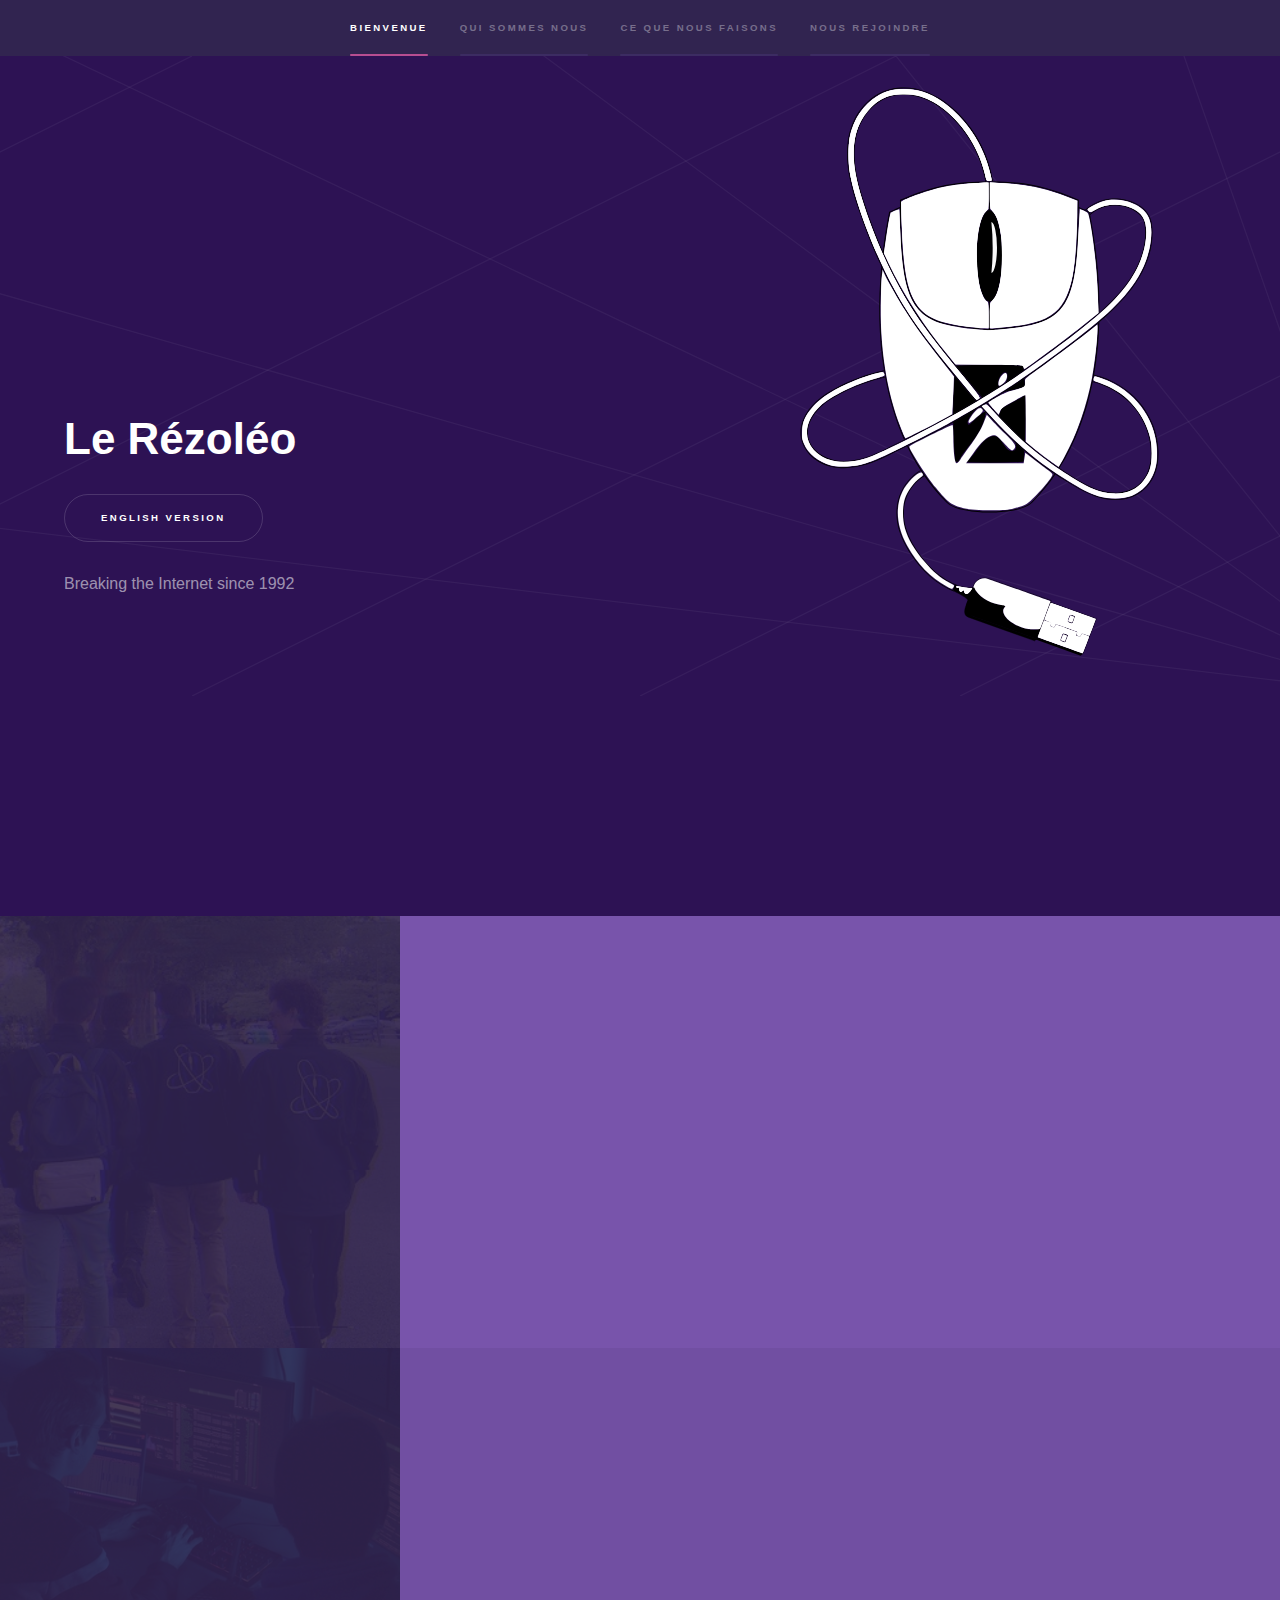
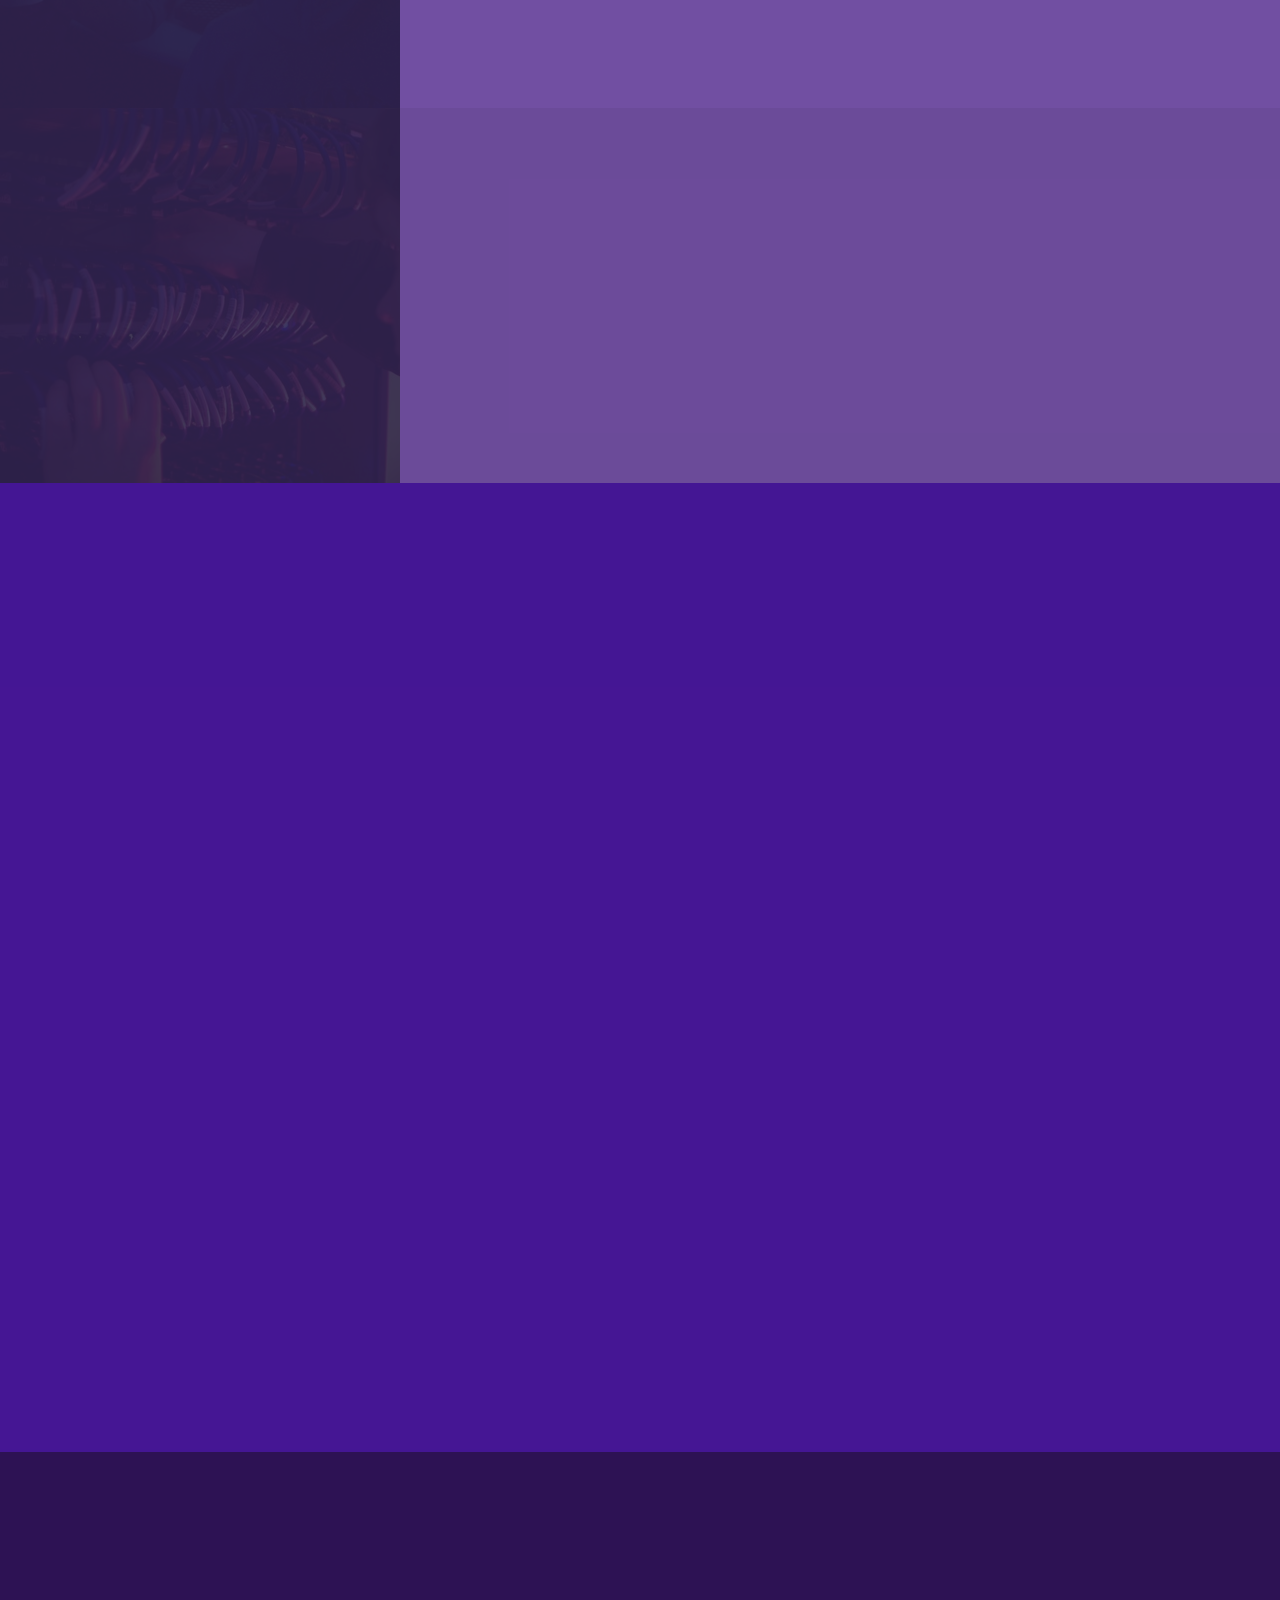
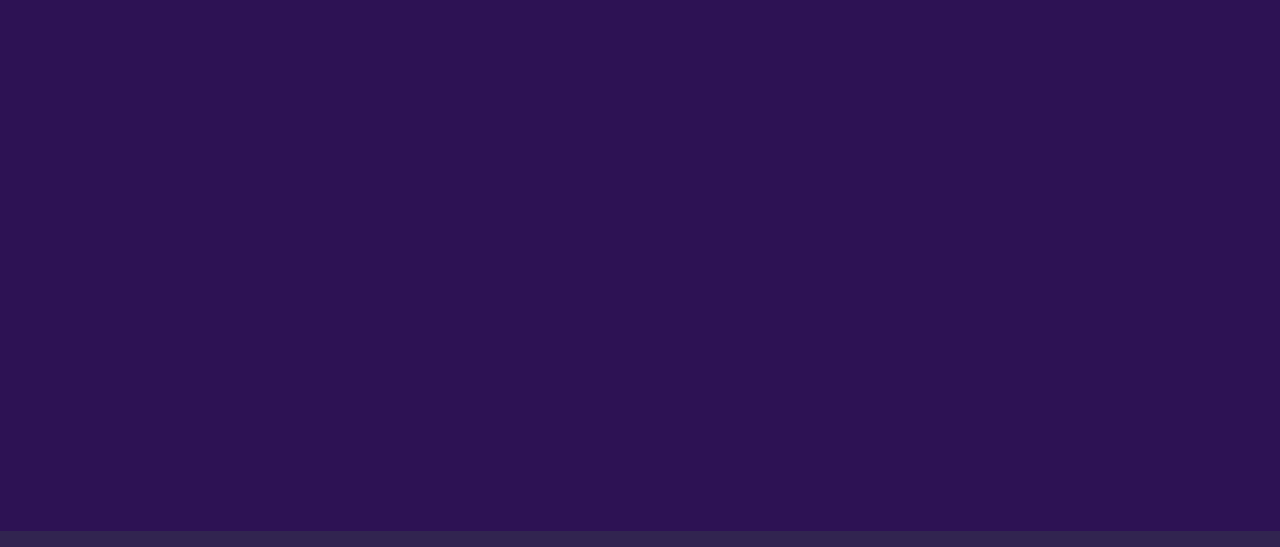
<file: index.html>
<!DOCTYPE HTML>
<!--
	Hyperspace by HTML5 UP
	html5up.net | @ajlkn
	Free for personal and commercial use under the CCA 3.0 license (html5up.net/license)
-->
<html>

<head>
    <title>Le Rézoléo</title>
    <meta charset="utf-8" />
    <meta name="viewport" content="width=device-width, initial-scale=1" />
    <!--[if lte IE 8]><script src="assets/js/ie/html5shiv.js"></script><![endif]-->
    <link rel="stylesheet" href="assets/css/main.css" />
    <!--[if lte IE 9]><link rel="stylesheet" href="assets/css/ie9.css" /><![endif]-->
    <!--[if lte IE 8]><link rel="stylesheet" href="assets/css/ie8.css" /><![endif]-->
</head>

<body>

    <!-- Sidebar -->
    <section id="sidebar">
        <div class="inner">
            <nav>
                <ul>
                    <li><a href="#intro">Bienvenue</a></li>
                    <li><a href="#who_we_are">Qui sommes nous</a></li>
                    <li><a href="#what_we_do">Ce que nous faisons</a></li>
                    <li><a href="#join_us">Nous rejoindre</a></li>
                </ul>
            </nav>
        </div>
    </section>

    <!-- Wrapper -->
    <div id="wrapper">

        <!-- Intro -->
        <section id="intro" class="wrapper style1 fullscreen fade-up">
            <div class="inner">
                <h1>Le Rézoléo</h1>
                <a href="./index_En.html" class="button scrolly">English version</a>
                <br>
                <br>Breaking the Internet since 1992
            </div>
        </section>

        <!-- Who we are -->
        <section id="who_we_are" class="wrapper style2 spotlights">
            <section>
                <a href="#" class="image"><img src="images/image_groupe_glitch.jpg" alt="" data-position="center center" /></a>
                <div class="content">
                    <div class="inner">
                        <h2>Qui nous sommes</h2>
                        <p>Rézoléo est l'association Loi 1901 qui administre le réseau internet à la résidence Léonard de Vinci. Ses membres sont des élèves de Centrale Lille Institut bénévoles. Longtemps rattaché à l'école, le Rézoléo est devenu indépendant en 2017, et est depuis un Fournisseur d'Accès Internet Associatif officiel. L'association propose de nombreux services à tous les élèves de l'institut et aux autres associations, ainsi que de nombreuses formations à destination de ses membres.</p>
                        <ul class="actions">
                            <li><a href="https://poly.rezoleo.fr/doku.php?id=public:histoire_public" class="button">En savoir plus</a></li>
                        </ul>
                    </div>
                </div>
            </section>
            <section>
                <a href="#" class="image"><img src="images/image_dark.jpg" alt="" data-position="top center" /></a>
                <div class="content">
                    <div class="inner">
                        <h2>Règlement intérieur</h2>
                        <p>Pour une bonne utilisation de nos services, pensez à consulter le règlement intérieur du Rézoléo en cliquant ci-dessous.</p>
                        <ul class="actions">
                            <li><a href="https://ri.rezoleo.fr/reglement_interieur.pdf" class="button">Règlement intérieur</a></li>
                        </ul>
                    </div>
                </div>
            </section>
            <section>
                <a href="#" class="image"><img src="images/image_cables.jpg" alt="" data-position="25% 25%" /></a>
                <div class="content">
                    <div class="inner">
                        <h2>Adhérent Connecté</h2>
                        <p>Chaque résident peut bénéficier d'une connexion internet grâce à la prise ethernet disponible dans sa chambre et via le Wifi accessible dans toute la résidence. Le prix de la cotisation est de 5€ par mois (50€ pour une année). Vous pouvez régler votre cotisations par chèque, virement bancaire, carte bancaire, ou en liquide.</p>
                        <ul class="actions">
                            <li><a href="https://re2o.rezoleo.fr/" class="button">Visiter Re2o</a></li>
                        </ul>
                    </div>
                </div>
            </section>
        </section>

        <!-- What we do -->
        <section id="what_we_do" class="wrapper style3 fade-up">
            <div class="inner">
                <h2>Nos services</h2>
                <p>Les nombreux services du Rézoléo.</p>
                <div class="features">
                    <section>
                        <span class="icon major fa-code"></span>
                        <h3>Hébergement Web</h3>
                        <p>Pour un site personnel, pour une association, pour une liste, ou pour un projet, le Rézoléo propose un hébergement web gratuit à la communauté de l'institut.</p>
                    </section>
                    <section>
                        <span class="icon major fa-lock"></span>
                        <h3>Aide à l'installation</h3>
                        <p>Besoin de paramétrer un routeur, ou d'installer Linux pour les cours ? Nous sommes là pour vous aider.</p>
                    </section>
                    <section>
                        <span class="icon major fa-code"></span>
                        <h3>Formations</h3>
                        <p>Le Rézoléo propose tout au long de l'année de nombreuses formations ouvertes à tous, sur de nombreux sujets liés à l'informatique.</p>
                    </section>
                    <section>
                        <span class="icon major fa-desktop"></span>
                        <h3>Réparation d'ordinateur</h3>
                        <p>Si tu as des problèmes d'ordinateur, passe au local pour qu'on puisse y jeter un œil.</p>
                    </section>
                    <section>
                        <span class="icon major fa-chain"></span>
                        <h3>Les mailings-list</h3>
                        <p>Nous proposons aux associations de créer et gérer leur liste de diffusion, qui permet de créer une adresse e-mail publique pour un groupe de personnes.</p>
                    </section>
                    <section>
                        <span class="icon major fa-chain"></span>
                        <h3>Le Poly</h3>
                        <p>Nous essayons de documenter nos services et notre travail sur notre Poly !</p>
                        <ul class="actions">
                            <li><a href="https://poly.rezoleo.fr/doku.php?id=start" class="button">Visiter le poly</a></li>
                        </ul>
                    </section>
                </div>
            </div>
        </section>

        <!-- Join us -->
        <section id="join_us" class="wrapper style1 fade-up">
            <div class="inner">
                <h2>Nous rejoindre</h2>
                <p>Nos réunions se déroulent le jeudi à 18h au local Rézo.</p>
                <h2>Nous trouver</h2>
                <p>Des permanences sont effectuées en période scolaire tous les lundis et vendredis de 18h à 20h au local Rézo.</p>
                <div class="split style1">
                    <section>
                        <img margin="0 auto" src="images/carte_local_rezoleo.png" />
                    </section>
                    <section>
                        <ul class="contact">
                            <li>
                                <h3>Adresse</h3>
                                <span>Résidence Léonard de Vinci<br/>
									Avenue Paul Langevin<br/>
									59650 Villeneuve d'Ascq</span>
                            </li>
                            <li>
                                <h3>E-mail</h3>
                                <a href="mailto:contact@rezoleo.fr?subject=Question relative à [...]">contact@rezoleo.fr</a>
                            </li>
                            <li>
                                <h3>Réseaux sociaux</h3>
                                <ul class="icons">
                                    <li><a href="https://twitter.com/rezoleo_ecl" class="fa-twitter"><span class="label">Twitter</span></a></li>
                                    <li><a href="https://www.facebook.com/rezoleoeclille/" class="fa-facebook"><span class="label">Facebook</span></a></li>
                                    <li><a href="https://github.com/rezoleo/" class="fa-github"><span class="label">GitHub</span></a></li>
                                    <li><a href="https://linkedin.com/company/rezoleo/" class="fa-linkedin"><span class="label">LinkedIn</span></a></li>
                                </ul>
                            </li>
                        </ul>
                    </section>
                </div>
            </div>
        </section>

    </div>

    <!-- Scripts -->
    <script src="assets/js/jquery.min.js"></script>
    <script src="assets/js/jquery.scrollex.min.js"></script>
    <script src="assets/js/jquery.scrolly.min.js"></script>
    <script src="assets/js/skel.min.js"></script>
    <script src="assets/js/util.js"></script>
    <!--[if lte IE 8]><script src="assets/js/ie/respond.min.js"></script><![endif]-->
    <script src="assets/js/main.js"></script>

</body>

</html>
</file>
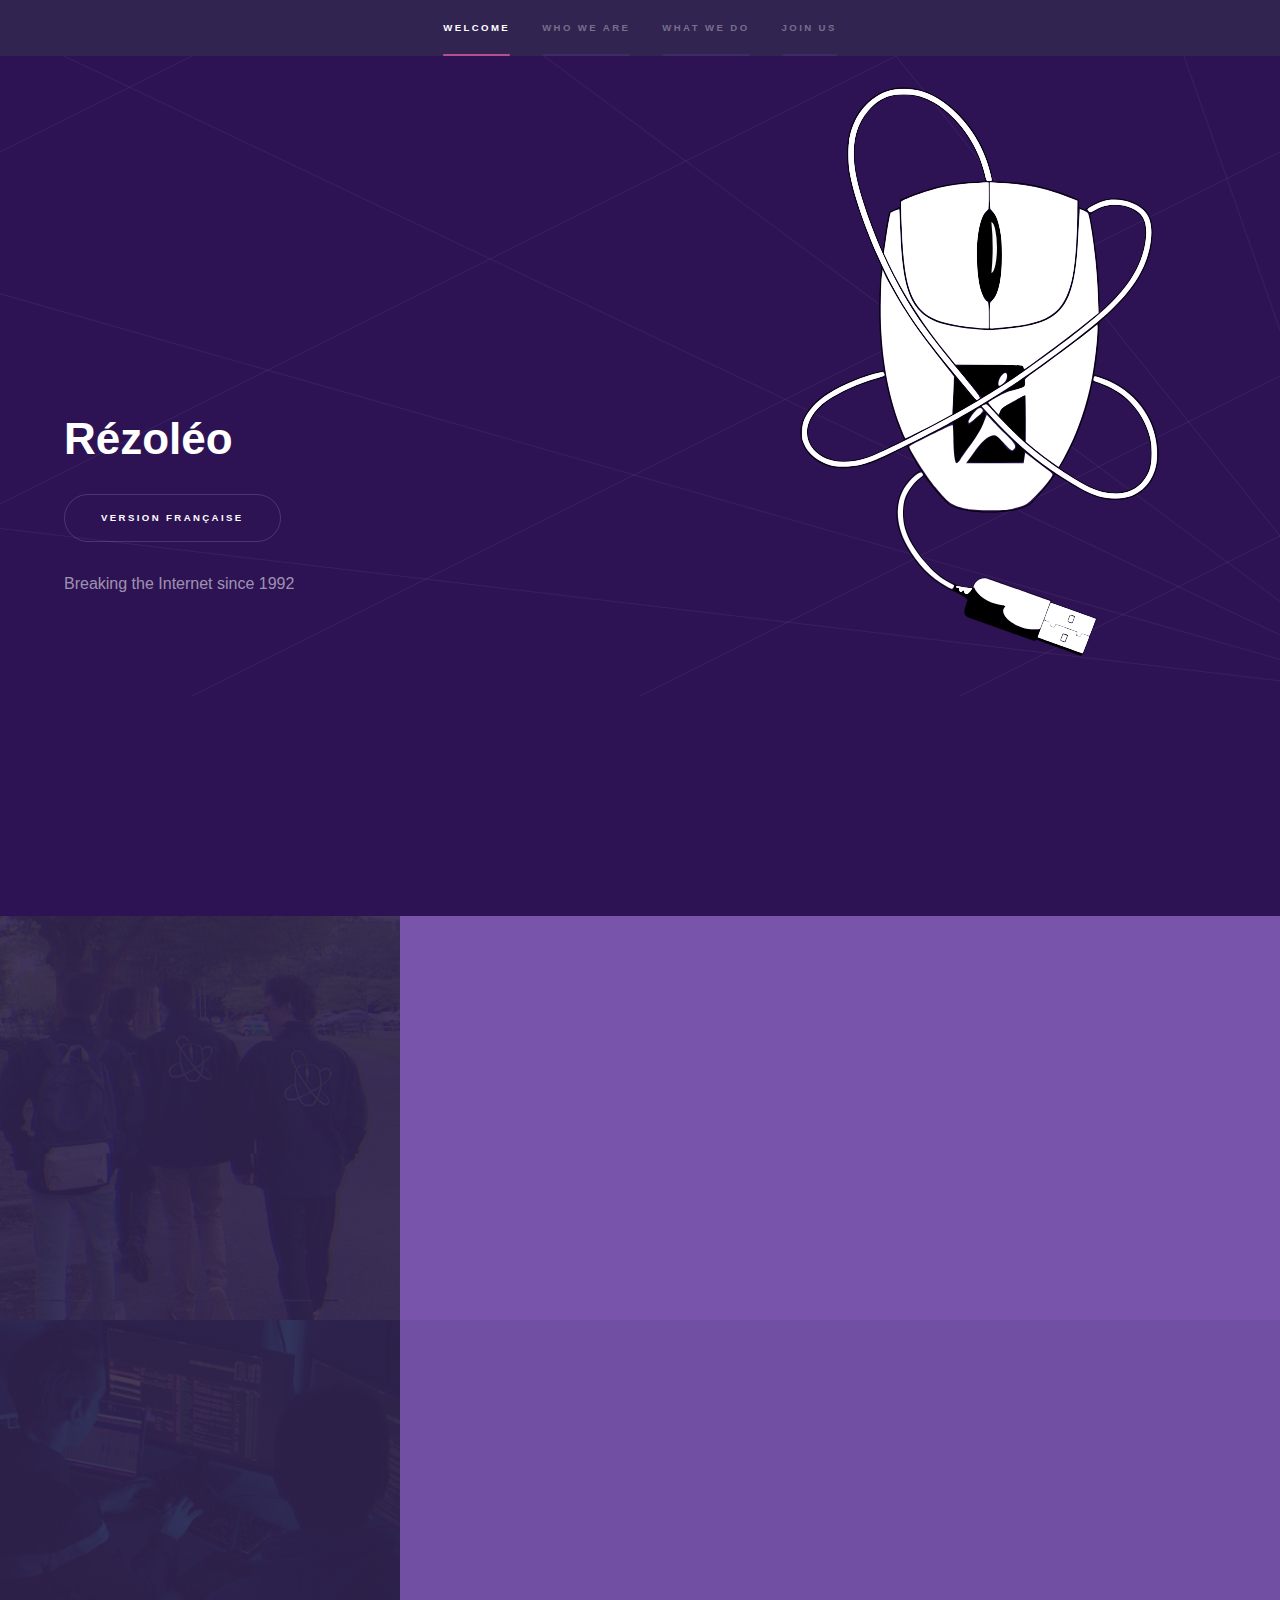
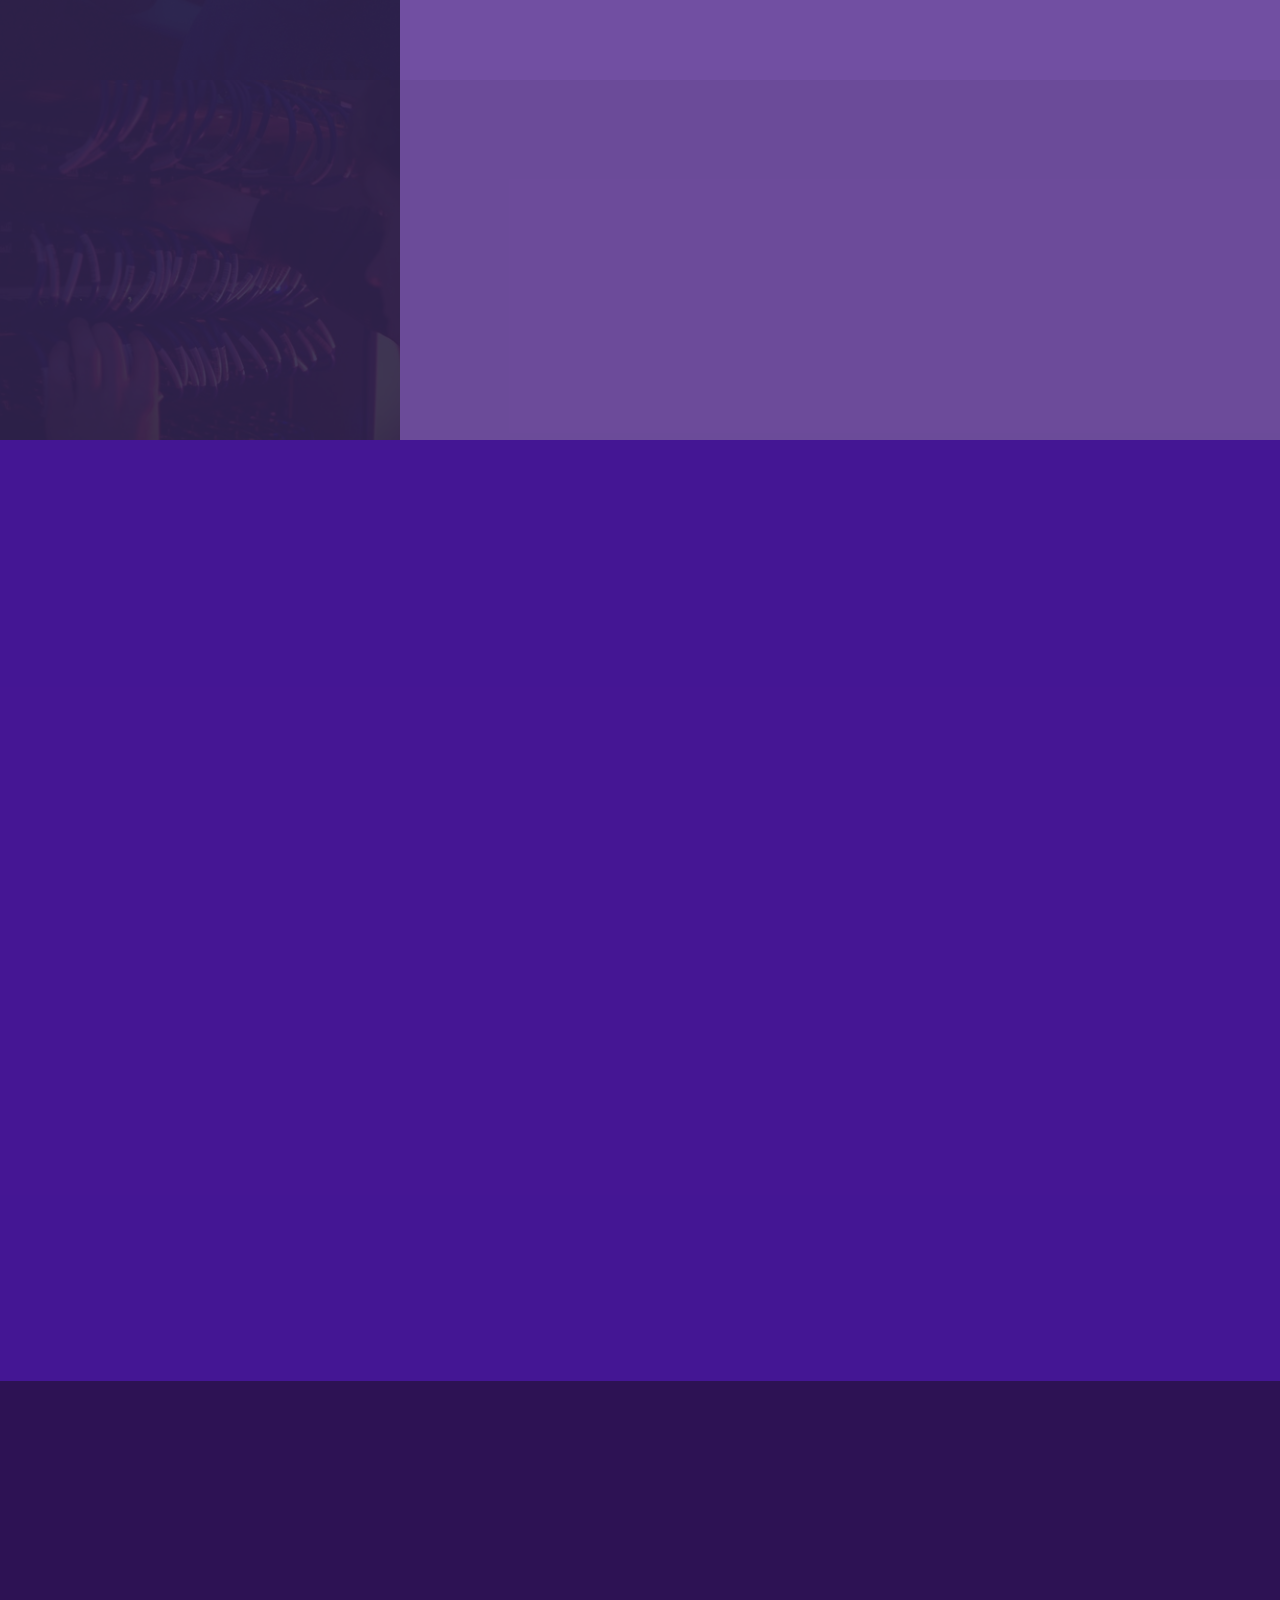
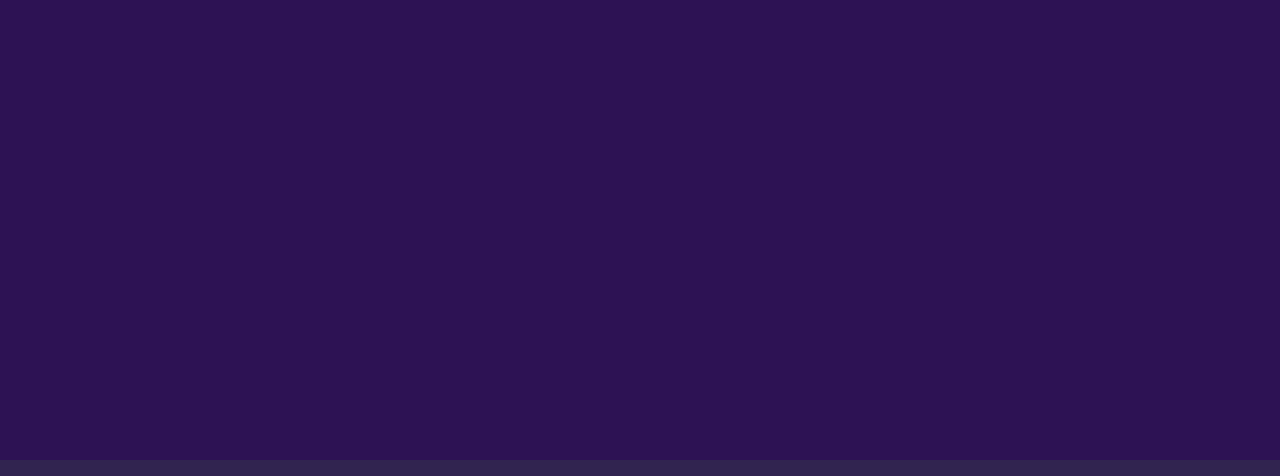
<file: index_En.html>
<!DOCTYPE HTML>
<!--
	Hyperspace by HTML5 UP
	html5up.net | @ajlkn
	Free for personal and commercial use under the CCA 3.0 license (html5up.net/license)
-->
<html>

<head>
    <title>Rézoléo</title>
    <meta charset="utf-8" />
    <meta name="viewport" content="width=device-width, initial-scale=1" />
    <!--[if lte IE 8]><script src="assets/js/ie/html5shiv.js"></script><![endif]-->
    <link rel="stylesheet" href="assets/css/main.css" />
    <!--[if lte IE 9]><link rel="stylesheet" href="assets/css/ie9.css" /><![endif]-->
    <!--[if lte IE 8]><link rel="stylesheet" href="assets/css/ie8.css" /><![endif]-->
</head>

<body>

    <!-- Sidebar -->
    <section id="sidebar">
        <div class="inner">
            <nav>
                <ul>
                    <li><a href="#intro">Welcome</a></li>
                    <li><a href="#who_we_are">Who We Are</a></li>
                    <li><a href="#what_we_do">What We Do</a></li>
                    <li><a href="#join_us">Join Us</a></li>
                </ul>
            </nav>
        </div>
    </section>

    <!-- Wrapper -->
    <div id="wrapper">

        <!-- Intro -->
        <section id="intro" class="wrapper style1 fullscreen fade-up">
            <div class="inner">
                <h1>Rézoléo</h1>
                <a href="./index.html" class="button scrolly">Version française</a>
                <br>
                <br>Breaking the Internet since 1992
            </div>
        </section>

        <!-- Who we are -->
        <section id="who_we_are" class="wrapper style2 spotlights">
            <section>
                <a href="#" class="image"><img src="images/image_groupe_glitch.jpg" alt="" data-position="center center" /></a>
                <div class="content">
                    <div class="inner">
                        <h2>Who We Are</h2>
                        <p>Rézoléo is a non-profit organization that manages the internet network at the Léonard de Vinci residence. Its members are volunteer students from Centrale Lille Institut. Formerly attached to the school, Rézoléo became independent in 2017 and has since been an official associative Internet Service Provider. The association offers many services to all students of the institute and other associations, as well as numerous training sessions for its members.</p>
                        <ul class="actions">
                            <li><a href="https://poly.rezoleo.fr/doku.php?id=public:histoire_public" class="button">Learn more</a></li>
                        </ul>
                    </div>
                </div>
            </section>
            <section>
                <a href="#" class="image"><img src="images/image_dark.jpg" alt="" data-position="top center" /></a>
                <div class="content">
                    <div class="inner">
                        <h2>Rules of procedure</h2>
                        <p>For proper use of our services, please refer to the rules of procedures of Rézoléo by clicking below.</p>
                        <ul class="actions">
                            <li><a href="https://ri.rezoleo.fr/reglement_interieur.pdf" class="button">Rules of procedures</a></li>
                        </ul>
                    </div>
                </div>
            </section>
            <section>
                <a href="#" class="image"><img src="images/image_cables.jpg" alt="" data-position="25% 25%" /></a>
                <div class="content">
                    <div class="inner">
                        <h2>Connected Member</h2>
                        <p>Each resident can benefit from an internet connection through the ethernet socket available in their room and via WiFi accessible throughout the residence. The membership fee is €5 per month (€50 for a year). You can pay your fees by check, bank transfer, credit card, or cash.</p>
                        <ul class="actions">
                            <li><a href="https://re2o.rezoleo.fr/" class="button">Visit Re2o</a></li>
                        </ul>
                    </div>
                </div>
            </section>
        </section>

        <!-- What we do -->
        <section id="what_we_do" class="wrapper style3 fade-up">
            <div class="inner">
                <h2>Our Services</h2>
                <p>The many services of Rézoléo.</p>
                <div class="features">
                    <section>
                        <span class="icon major fa-code"></span>
                        <h3>Web Hosting</h3>
                        <p>For a personal site, for an association, for a list, or for a project, Rézoléo offers free web hosting to the institute's community.</p>
                    </section>
                    <section>
                        <span class="icon major fa-lock"></span>
                        <h3>Installation Help</h3>
                        <p>Need to set up a router, or install Linux for classes ? We're here to help.</p>
                    </section>
                    <section>
                        <span class="icon major fa-code"></span>
                        <h3>Training</h3>
                        <p>Rézoléo offers numerous training sessions open to all throughout the year on various IT-related topics.</p>
                    </section>
                    <section>
                        <span class="icon major fa-desktop"></span>
                        <h3>Computer Repair</h3>
                        <p>If you have computer problems, come to the office and we can take a look.</p>
                    </section>
                    <section>
                        <span class="icon major fa-chain"></span>
                        <h3>Mailing Lists</h3>
                        <p>We offer associations the ability to create and manage their mailing list, which allows the creation of a public email address for a group of people.</p>
                    </section>
                    <section>
                        <span class="icon major fa-chain"></span>
                        <h3>The Poly</h3>
                        <p>We aim to document our services and our work on our Poly!</p>
                        <ul class="actions">
                            <li><a href="https://poly.rezoleo.fr/doku.php?id=start" class="button">Visit the Poly</a></li>
                        </ul>
                    </section>
                </div>
            </div>
        </section>

        <!-- Join us -->
        <section id="join_us" class="wrapper style1 fade-up">
            <div class="inner">
                <h2>Join Us</h2>
                <p>Our meetings are held on Thursdays at 6pm at the Rézo office.</p>
                <h2>Find Us</h2>
                <p>Office hours are held during the school period every Monday and Friday from 6pm to 8pm at the Rézo office.</p>
                <div class="split style1">
                    <section>
                        <img margin="0 auto" src="images/carte_local_rezoleo.png" />
                    </section>
                    <section>
                        <ul class="contact">
                            <li>
                                <h3>Address</h3>
                                <span>Résidence Léonard de Vinci<br/>
									Avenue Paul Langevin<br/>
									59650 Villeneuve d'Ascq</span>
                            </li>
                            <li>
                                <h3>Email</h3>
                                <a href="mailto:contact@rezoleo.fr?subject=Question relative à [...]">contact@rezoleo.fr</a>
                            </li>
                            <li>
                                <h3>Socials</h3>
                                <ul class="icons">
                                    <li><a href="https://twitter.com/rezoleo_ecl" class="fa-twitter"><span class="label">Twitter</span></a></li>
                                    <li><a href="https://www.facebook.com/rezoleoeclille/" class="fa-facebook"><span class="label">Facebook</span></a></li>
                                    <li><a href="https://github.com/rezoleo/" class="fa-github"><span class="label">GitHub</span></a></li>
                                    <li><a href="https://linkedin.com/company/rezoleo/" class="fa-linkedin"><span class="label">LinkedIn</span></a></li>
                                </ul>
                            </li>
                        </ul>
                    </section>
                </div>
            </div>
        </section>

    </div>

    <!-- Scripts -->
    <script src="assets/js/jquery.min.js"></script>
    <script src="assets/js/jquery.scrollex.min.js"></script>
    <script src="assets/js/jquery.scrolly.min.js"></script>
    <script src="assets/js/skel.min.js"></script>
    <script src="assets/js/util.js"></script>
    <!--[if lte IE 8]><script src="assets/js/ie/respond.min.js"></script><![endif]-->
    <script src="assets/js/main.js"></script>

</body>

</html>
</file>
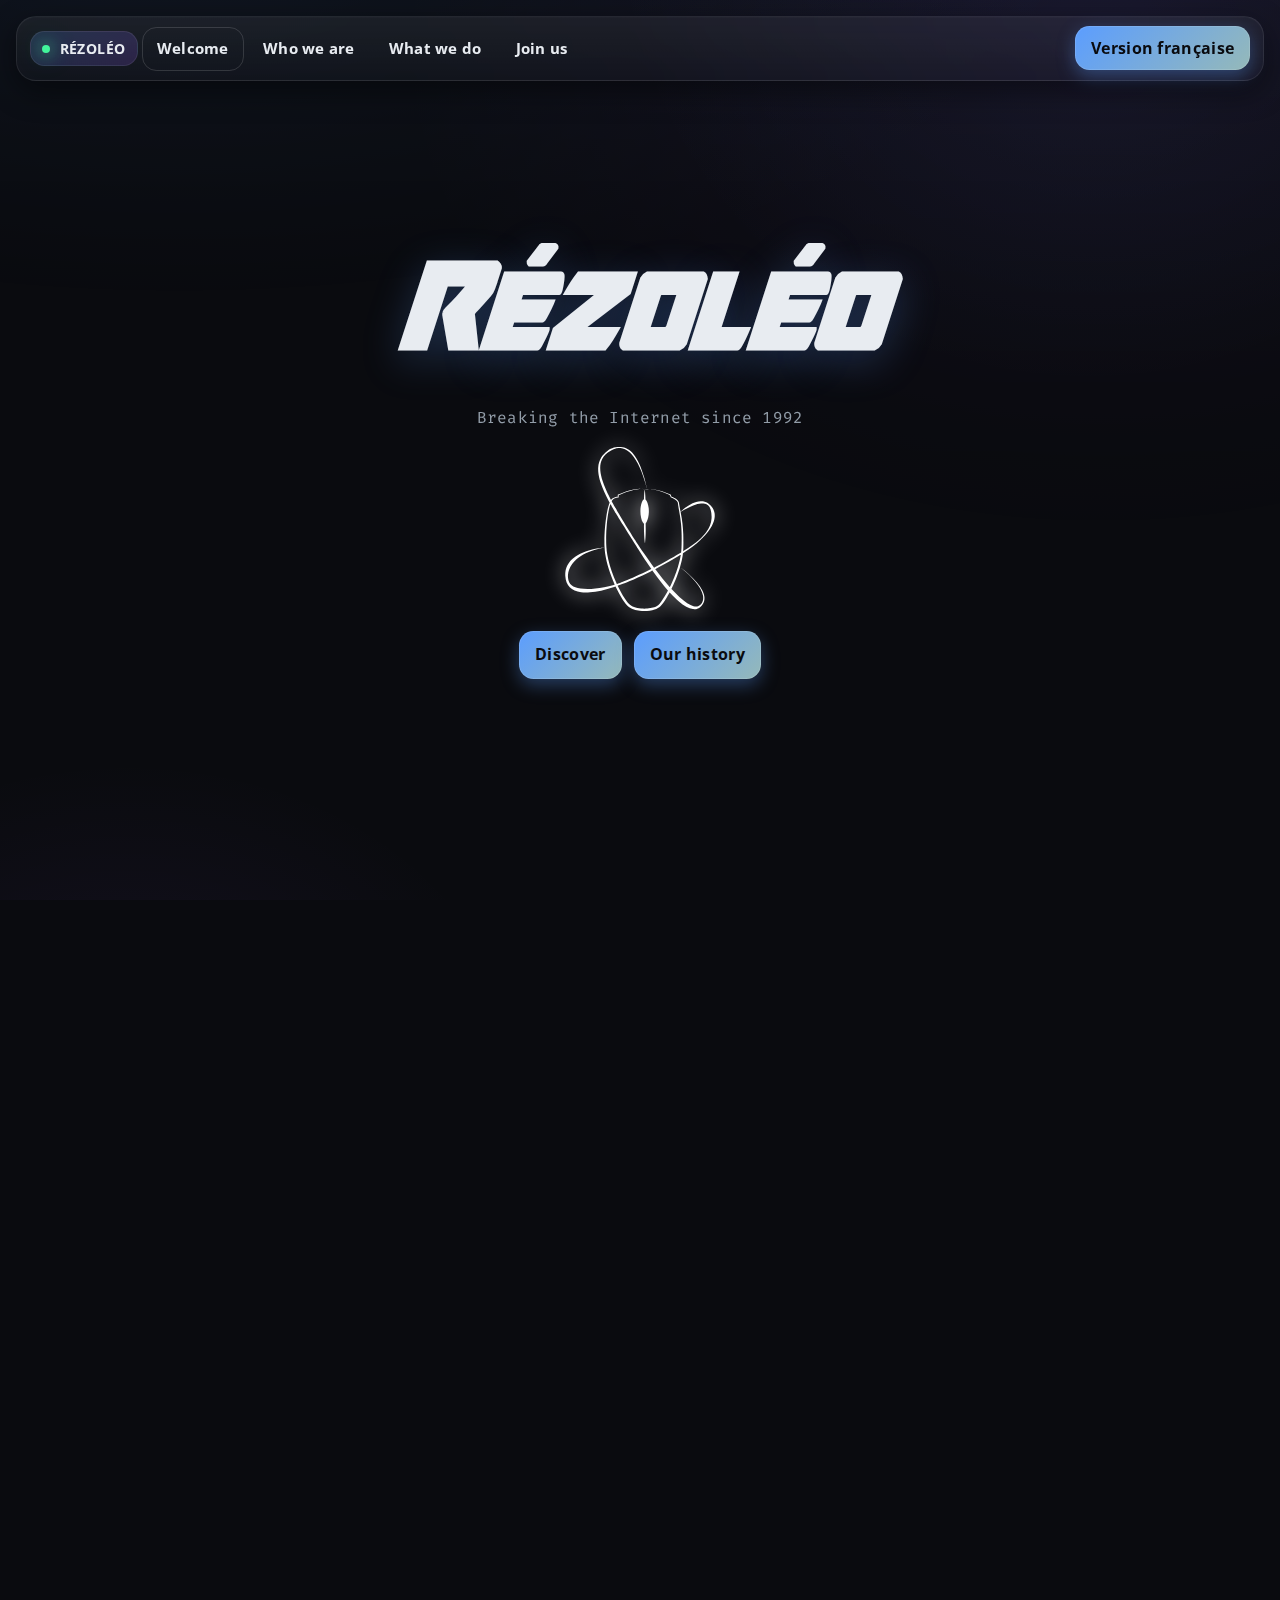
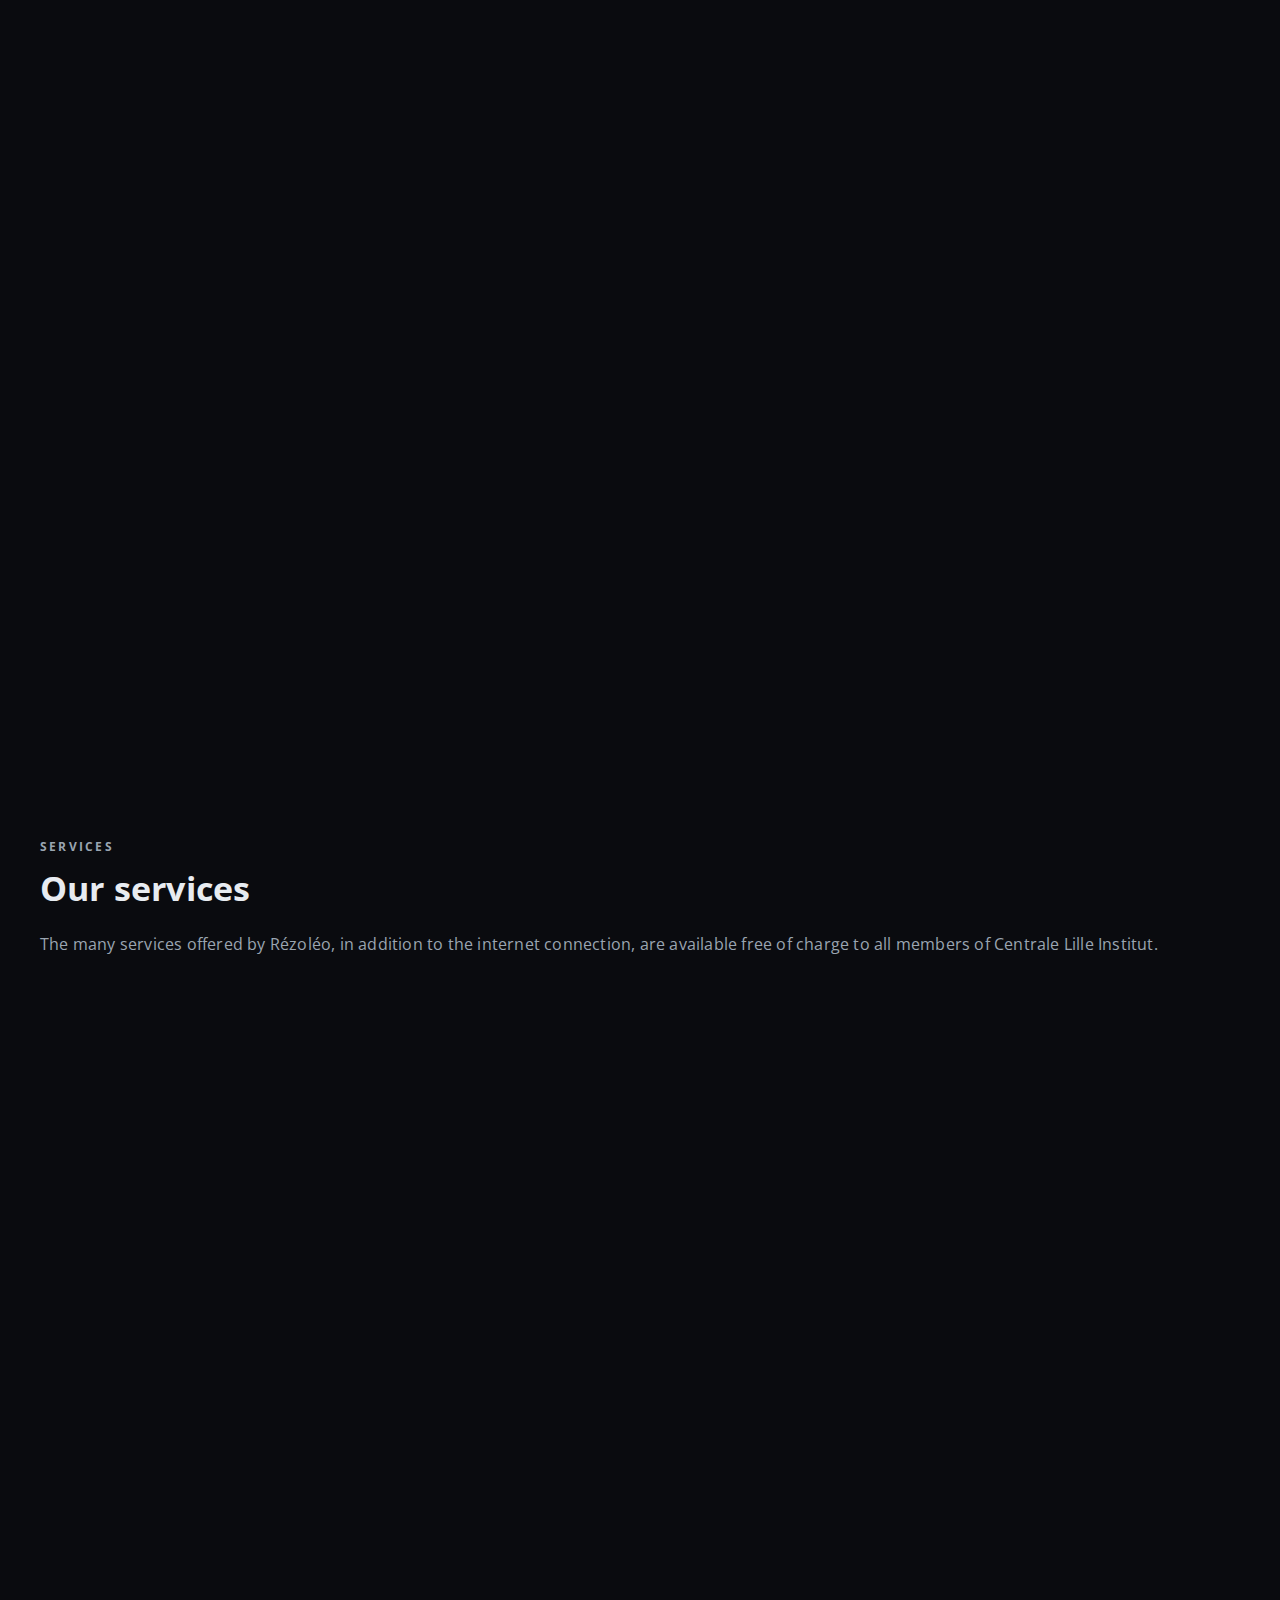
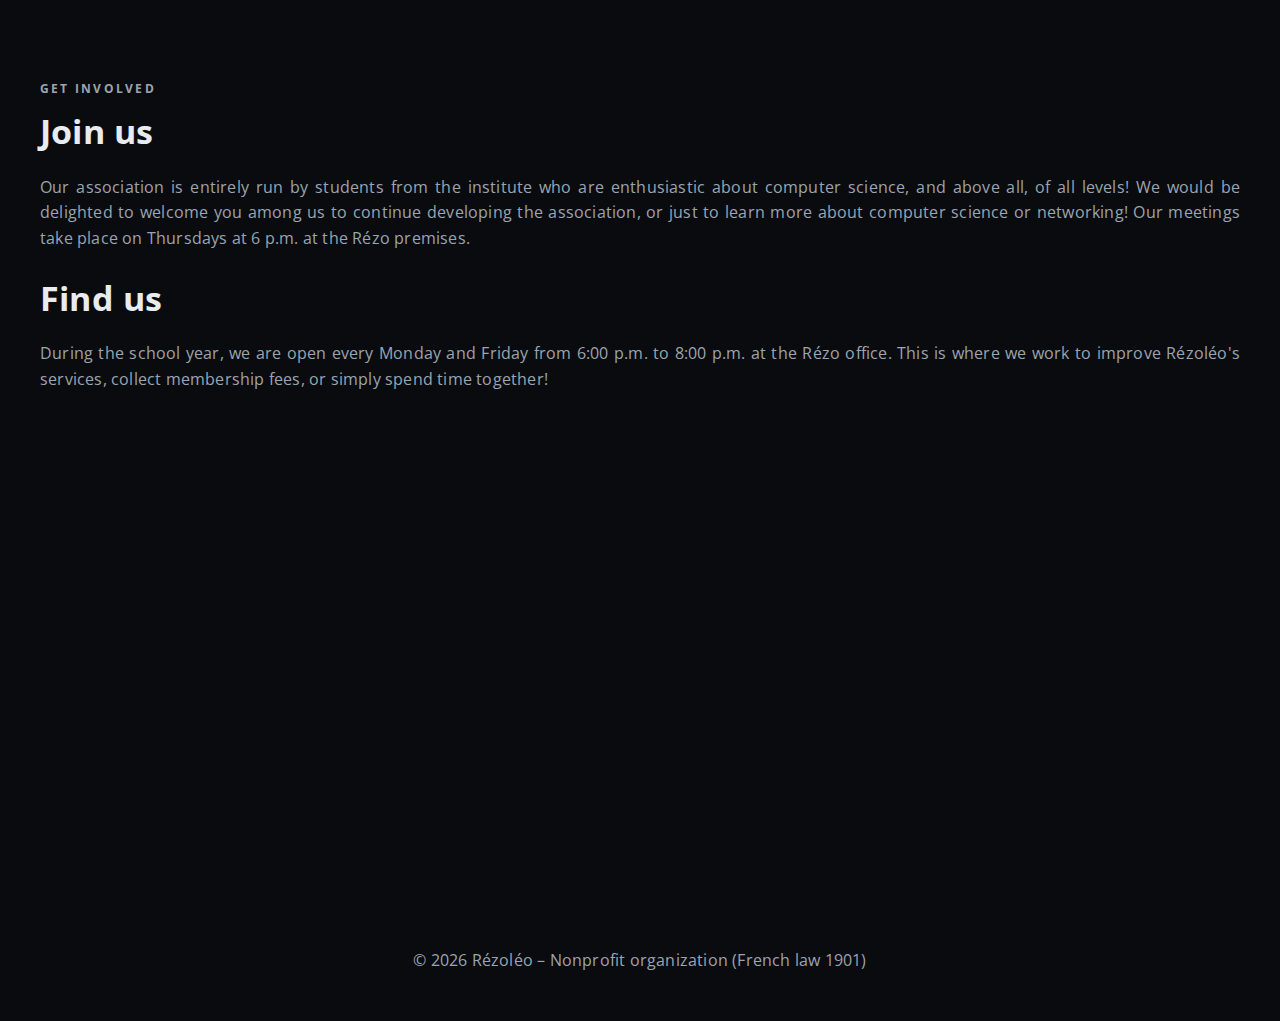
<file: index_en.html>
<!DOCTYPE html>
<html lang="en">
  <head>
    <meta charset="utf-8">
    <meta name="viewport" content="width=device-width, initial-scale=1">
    <title>Rézoléo</title>
    <meta name="description" content="Rézoléo – Nonprofit organization (French law 1901) managing the internet network at the Léonard de Vinci residence (Centrale Lille Institute).">
    <link rel="icon" href="images/rezoleo_logo_light_mode.png">
    <link href="css/styles.css" rel="stylesheet">
    <script src="js/script.js" defer></script>
  </head>
  <body>
    <!-- ================= HEADER ================= -->
    <header class="site-header">
      <nav class="nav" aria-label="Main navigation">
        <div class="brand" aria-label="Rézoléo">
          <span class="dot" aria-hidden="true"></span>
          <span>Rézoléo</span>
        </div>
        <ul>
          <li><a class="nav-link" href="#intro">Welcome</a></li>
          <li><a class="nav-link" href="#who_we_are">Who we are</a></li>
          <li><a class="nav-link" href="#what_we_do">What we do</a></li>
          <li><a class="nav-link" href="#join_us">Join us</a></li>
        </ul>
        <div class="lang">
          <a class="btn" href="./index.html" title="Version française">Version française</a>
        </div>
      </nav>
    </header>
    <main>
      <!-- ================= INTRO ================= -->
      <section id="intro" class="section hero">
        <div class="grid-bg" aria-hidden="true"></div>
        <div class="inner container reveal">
          <h1>Rézoléo</h1>
          <p class="tagline">Breaking the Internet since 1992</p>
          <div class="logo-container">
            <img src="images/rezoleo_logo_blanc.svg" alt="Rézoléo logo" width="150" height="164">
          </div>
          <div class="cta">
            <a class="btn" href="#who_we_are">Discover</a>
            <a class="btn" href="https://poly.rezoleo.fr/doku.php?id=public:histoire_public">Our history</a>
          </div>
        </div>
      </section>
      <!-- ================= WHO WE ARE ================= -->
      <section id="who_we_are" class="section container two-col">
        <img class="media reveal" id="media-who" src="images/image_groupe_glitch.jpg">
        <article class="card reveal">
          <div class="kicker">Introduction</div>
          <h2 class="h2">Who we are</h2>
          <p class="lead">Rézoléo is a nonprofit organization (French law 1901) that manages the internet network at the Léonard de Vinci residence. Its members are volunteer students from Centrale Lille Institute. Long affiliated with the school, Rézoléo became independent in 2017 and has since been an official nonprofit Internet Service Provider. The association offers many services to all students of the institute and to other associations, as well as numerous training sessions for its members.</p>
          <p><a class="btn" href="https://poly.rezoleo.fr/doku.php?id=public:histoire_public">Learn more</a></p>
        </article>
        <article class="card reveal">
          <div class="kicker">Membership</div>
          <h2 class="h2">Connected Member</h2>
          <p class="lead">Each resident can benefit from an internet connection via the ethernet socket available in their room and through the Wi-Fi accessible throughout the residence. The membership fee is €5 per month (€50 for a year). You can pay your fee by check, bank transfer, credit card (contact or contactless), or in cash.</p>
          <p><a class="btn" href="https://re2o.rezoleo.fr/">My member account</a></p>
        </article>
        <img class="media reveal" id="media-member" src="images/image_cables.jpg">
        <img class="media reveal" id="media-rules" src="images/image_dark.jpg">
        <article class="card reveal">
          <div class="kicker">Federation</div>
          <h2 class="h2">FedeRez</h2>
          <p class="lead">Rézoléo is a member of FedeRez, a federation of student associations, which aims to coordinate and promote exchanges between French student computer and network associations. FedeRez also organizes biannual events on IT-related topics, in which we participate.</p>
          <p><a class="btn" href="https://www.federez.net/">Learn more</a></p>
        </article>
      </section>
      <!-- ================= WHAT WE DO ================= -->
      <section id="what_we_do" class="section">
        <div class="container">
          <div class="kicker">Services</div>
          <h2 class="h2">Our services</h2>
          <p class="lead">The many services offered by Rézoléo, in addition to the internet connection, are available free of charge to all members of Centrale Lille Institut.</p>
          <div class="features">
            <article class="feature reveal">
              <div class="chip">
                <svg viewBox="0 0 24 24" fill="none" xmlns="http://www.w3.org/2000/svg" width="16" height="16" aria-hidden="true">
                  <path d="M3 5h18M3 12h18M3 19h18" stroke="currentColor" stroke-width="2" stroke-linecap="round"/>
                </svg>
                Web Hosting
              </div>
              <h3>Web Hosting</h3>
              <p>For a personal site, for an association, for a mailing list, or for a project, Rézoléo offers free web hosting to the institute's community.</p>
            </article>
            <article class="feature reveal">
              <div class="chip">
                <svg viewBox="0 0 24 24" fill="none" xmlns="http://www.w3.org/2000/svg" width="16" height="16" aria-hidden="true">
                  <path d="M12 17a5 5 0 100-10 5 5 0 000 10z" stroke="currentColor" stroke-width="2"/>
                  <path d="M19.4 15a1.65 1.65 0 012.3.6 10 10 0 11-17.4 0 1.65 1.65 0 012.3-.6 7 7 0 0012.8 0z" stroke="currentColor" stroke-width="2"/>
                </svg>
                Installation and repair assistance
              </div>
              <h3>IT Support</h3>
              <p>Need to configure a router or install Linux for class? Having computer problems? Come by the office so we can take a look.</p>
            </article>
            <article class="feature reveal">
              <div class="chip">
                <svg viewBox="0 0 24 24" fill="none" xmlns="http://www.w3.org/2000/svg" width="16" height="16" aria-hidden="true">
                  <path d="M5 3h14M8 7h8M4 7h1m10 14H9m10-4H5" stroke="currentColor" stroke-width="2" stroke-linecap="round"/>
                </svg>
                Training
              </div>
              <h3>Training</h3>
              <p>Throughout the year, Rézoléo offers numerous training sessions open to all, on various IT-related topics.</p>
            </article>
            <article class="feature reveal">
              <div class="chip">
                <svg viewBox="0 0 24 24" fill="none" xmlns="http://www.w3.org/2000/svg" width="16" height="16" aria-hidden="true">
                  <path d="M4 4h16v6H4zM4 14h16v6H4z" stroke="currentColor" stroke-width="2"/>
                  <path d="M8 7h8M8 17h8" stroke="currentColor" stroke-width="2" stroke-linecap="round"/>
                </svg>
                Data Hosting
              </div>
              <h3>Data Hosting</h3>
              <p>We host data from student associations such as all the videos from Centrale Lille Audiovisuel Production (CLAP).</p>
            </article>
            <article class="feature reveal">
              <div class="chip">
                <svg viewBox="0 0 24 24" fill="none" xmlns="http://www.w3.org/2000/svg" width="16" height="16" aria-hidden="true">
                  <path d="M9 18l6-6-6-6" stroke="currentColor" stroke-width="2" stroke-linecap="round" stroke-linejoin="round"/>
                </svg>
                Mailing lists
              </div>
              <h3>Mailing lists</h3>
              <p>We offer associations the ability to create and manage their mailing list, which allows them to have a public email address for a group of people.</p>
            </article>
            <article class="feature reveal">
              <div class="chip">
                <svg viewBox="0 0 24 24" fill="none" xmlns="http://www.w3.org/2000/svg" width="16" height="16" aria-hidden="true">
                  <path d="M12 3l9 4.5v9L12 21l-9-4.5v-9L12 3z" stroke="currentColor" stroke-width="2"/>
                  <path d="M12 7v10M7 9.5l10 5" stroke="currentColor" stroke-width="2" stroke-linecap="round"/>
                </svg>
                The Poly
              </div>
              <h3>The Poly</h3>
              <p>We try to document our services and our work on our Poly!</p>
              <p><a class="btn" href="https://poly.rezoleo.fr/doku.php?id=start">Visit the Poly</a></p>
            </article>
          </div>
        </div>
      </section>
      <!-- ================= JOIN US ================= -->
      <section id="join_us" class="section">
        <div class="container">
          <div class="kicker">Get involved</div>
          <h2 class="h2">Join us</h2>
          <p class="lead">Our association is entirely run by students from the institute who are enthusiastic about computer science, and above all, of all levels! We would be delighted to welcome you among us to continue developing the association, or just to learn more about computer science or networking! Our meetings take place on Thursdays at 6 p.m. at the Rézo premises.</p>
          <h2 class="h2" style="margin-top:1.25rem;">Find us</h2>
          <p class="lead">During the school year, we are open every Monday and Friday from 6:00 p.m. to 8:00 p.m. at the Rézo office. This is where we work to improve Rézoléo's services, collect membership fees, or simply spend time together!</p>
          <div class="split" style="margin-top:1.25rem;">
            <div class="card reveal">
              <img src="images/rezoleo_map.png" alt="Map to the Rézoléo office" width="250" height="330">
            </div>
            <div class="card reveal">
              <ul class="contact-list">
                <li>
                  <h3>Address</h3>
                  <p>
                    Résidence Léonard de Vinci<br>
                    400 Avenue Paul Langevin<br>
                    59650 Villeneuve-d'Ascq
                  </p>
                </li>
                <li>
                  <h3>Email</h3>
                  <p>
                    <a href="mailto:contact@rezoleo.fr?subject=Question%20about%20%5B...%5D">contact@rezoleo.fr</a>
                  </p>
                </li>
                <li>
                  <h3>Social media</h3>
                  <div class="icons">
                    <a class="icon-btn" href="https://twitter.com/rezoleo_ecl" aria-label="Twitter">
                      <svg viewBox="0 0 24 24" fill="currentColor" xmlns="http://www.w3.org/2000/svg" aria-hidden="true" width="20" height="20">
                        <path d="M18.244 3H21l-6.53 7.46L22.5 21h-6.15l-4.81-5.54L5.9 21H3.14l6.98-7.97L1.5 3h6.24l4.35 4.99L18.24 3Zm-2.16 16.14h1.7L7.99 4.78H6.19l9.894 14.36Z"/>
                      </svg>
                    </a>
                    <a class="icon-btn" href="https://www.facebook.com/rezoleoeclille/" aria-label="Facebook">
                      <svg viewBox="0 0 24 24" fill="currentColor" xmlns="http://www.w3.org/2000/svg" aria-hidden="true" width="20" height="20">
                        <path d="M13.5 9H16l.5-3h-3V4.5c0-.9.3-1.5 1.5-1.5H16V0h-2c-2.4 0-3.5 1.6-3.5 3.8V6H8v3h2.5v9H13.5V9Z"/>
                      </svg>
                    </a>
                    <a class="icon-btn" href="https://github.com/rezoleo/" aria-label="GitHub">
                      <svg viewBox="0 0 24 24" fill="currentColor" xmlns="http://www.w3.org/2000/svg" aria-hidden="true" width="20" height="20">
                        <path d="M12 .5C5.73.5.98 5.24.98 11.52c0 4.85 3.15 8.96 7.52 10.41.55.1.75-.24.75-.54v-1.88c-3.06.66-3.7-1.31-3.7-1.31-.5-1.28-1.23-1.62-1.23-1.62-1-.67.08-.66.08-.66 1.11.08 1.7 1.14 1.7 1.14.98 1.68 2.58 1.2 3.21.92.1-.7.39-1.2.7-1.48-2.44-.28-5-1.22-5-5.41 0-1.2.43-2.19 1.14-2.96-.12-.28-.5-1.43.11-2.97 0 0 .95-.3 3.11 1.13.9-.25 1.87-.38 2.83-.38.96 0 1.93.13 2.83.38 2.15-1.43 3.1-1.13 3.1-1.13.61 1.54.24 2.69.12 2.97.72.77 1.14 1.76 1.14 2.96 0 4.2-2.57 5.13-5.02 5.4.4.34.75 1.01.75 2.04v3.02c0 .3.2.65.76.54 4.36-1.45 7.51-5.56 7.51-10.4C23.02 5.24 18.27.5 12 .5Z"/>
                      </svg>
                    </a>
                    <a class="icon-btn" href="https://linkedin.com/company/rezoleo/" aria-label="LinkedIn">
                      <svg viewBox="0 0 24 24" fill="currentColor" xmlns="http://www.w3.org/2000/svg" aria-hidden="true" width="20" height="20">
                        <path d="M4.98 3.5C4.98 4.88 3.85 6 2.5 6S0 4.88 0 3.5 1.12 1 2.5 1 5 2.12 5 3.5ZM0 8h5v15H0V8Zm7.5 0H12v2.2h.1c.6-1.1 2.1-2.2 4.3-2.2 4.6 0 5.4 3 5.4 6.9V23H17v-7.5c0-1.8 0-4.1-2.5-4.1S12 13.4 12 15.3V23H7.5V8Z"/>
                      </svg>
                    </a>
                  </div>
                </li>
              </ul>
            </div>
          </div>
        </div>
      </section>
    </main>
    <footer>
      <div class="container">© <span id="year"></span> Rézoléo – Nonprofit organization (French law 1901)</div>
    </footer>
  </body>
</html>
</file>
<file: assets/css/ie9.css>
/*
	Hyperspace by HTML5 UP
	html5up.net | @ajlkn
	Free for personal and commercial use under the CCA 3.0 license (html5up.net/license)
*/

/* Type */

	h1.major:after {
		background: #b74e91;
	}

/* Wrapper */

	.wrapper.fullscreen {
		min-height: 0;
		padding-bottom: 6em;
		padding-top: 6em;
	}

		body.is-ie .wrapper.fullscreen {
			height: auto;
		}

/* Spotlights */

	.spotlights > section {
		padding-left: 20em;
		position: relative;
	}

		.spotlights > section > .image {
			height: 100%;
			left: 0;
			position: absolute;
			top: 0;
			width: 20em;
		}

		.spotlights > section > .content {
			width: 100%;
		}

/* Features */

	.features:after {
		clear: both;
		content: '';
		display: block;
	}

	.features section {
		float: left;
	}

/* Split */

	.split:after {
		clear: both;
		content: '';
		display: block;
	}

	.split > * {
		float: left;
	}

/* Sidebar */

	#sidebar nav a:after {
		background-color: #b74e91;
	}

/* Header */

	#header:after {
		clear: both;
		content: '';
		display: block;
	}

	#header > .title {
		float: left;
	}

	#header > nav {
		float: right;
	}
</file>
<file: assets/css/ie8.css>
/*
	Hyperspace by HTML5 UP
	html5up.net | @ajlkn
	Free for personal and commercial use under the CCA 3.0 license (html5up.net/license)
*/

/* Type */

	body, input, select, textarea {
		color: #ffffff;
	}

/* Button */

	input[type="submit"],
	input[type="reset"],
	input[type="button"],
	button,
	.button {
		position: relative;
	}

		input[type="submit"]:after,
		input[type="reset"]:after,
		input[type="button"]:after,
		button:after,
		.button:after {
			display: none;
		}

/* Features */

	.features {
		border: solid 1px;
	}

/* Form */

	input[type="text"],
	input[type="password"],
	input[type="email"],
	input[type="tel"],
	select,
	textarea {
		background: transparent;
		border: solid 1px;
	}

/* Split */

	.split.style1 > :first-child {
		padding-right: 2em;
		width: 70%;
	}
</file>
<file: css/styles.css>
:root{
  --bg-0: #0a0b0f;      /* page background */
  --bg-1: #0f1117;      /* cards */
  --bg-2: #0b0d13;      /* header/footer */
  --txt: #e8ecf1;       /* primary text */
  --muted: #9aa5b1;     /* secondary text */
  --accent: #5b9dff;    /* main accent (blue) */
  --accent-2: #95b9b9;  /* secondary accent (violet) */
  --good: #42f59b;      /* green glow */
  --warn: #ffcc66;      /* yellow glow */
  --danger: #ff6b6b;    /* red glow */
  --radius: 1.25rem;
  --radius-lg: 1.75rem;
  --shadow-1: 0 10px 30px rgba(0,0,0,.45), 0 1px 0 rgba(255,255,255,.02) inset;
  --grid-max: 1200px;
}

/* Global reset & base */
*, *::before, *::after { box-sizing: border-box; }
html, body { height: 100%; }
html { scroll-behavior:smooth; }

body{
  margin:0;
  color:var(--txt);
  background: radial-gradient(1200px 1200px at 85% -10%, rgba(91,157,255,.07), transparent 40%),
              radial-gradient(1000px 800px at 10% 120%, rgba(155,91,255,.08), transparent 40%),
              var(--bg-0);
  font-family: Open Sans, system-ui, -apple-system, Segoe UI, Roboto, "Helvetica Neue", Arial, "Noto Sans", "Apple Color Emoji", "Segoe UI Emoji";
  line-height:1.6;
  letter-spacing:.2px;
  background-attachment: fixed;
  overflow-x: hidden;
}

@font-face {
    font-family: 'Oceanic Drift';
    src: local("Oceanic Drift Condensed Italic"), url('../fonts/OceanicDriftSubset.woff2') format('woff2');
    font-weight: normal;
    font-display: block;
}

@font-face {
  font-family: 'Open Sans';
  font-style: normal;
  font-weight: 400;
  src: local("OpenSans-Regular"), url('../fonts/OpenSans-Regular.woff2') format('woff2');
  font-display: swap;
}

@font-face {
  font-family: 'Open Sans';
  font-style: normal;
  font-weight: 700;
  src: local("OpenSans-Bold"), url('../fonts/OpenSans-Bold.woff2') format('woff2');
  font-display: swap;
}

@font-face {
  font-family: 'Fira Code';
  font-style: normal;
  font-weight: 400;
  src: local("FiraCode-Regular"), url('../fonts/FiraCode-RegularSubset.ttf') format('truetype');
  font-display: swap;
}

a{ color: var(--accent); text-decoration: none; }
a:hover{ text-decoration: underline; }

img{ max-width:100%; display:block; }

/* ======= Header / Sidebar ======= */
header.site-header{
  position: fixed; inset: 1rem 1rem auto 1rem; z-index: 50; border-radius: var(--radius);
  background: linear-gradient(180deg, rgba(255,255,255,.06), rgba(255,255,255,.02));
  backdrop-filter: blur(12px);
  border: 1px solid rgba(255,255,255,.08);
  box-shadow: var(--shadow-1);
  padding:.6rem .8rem;
}
.nav{
  display:flex; align-items:center; gap:.25rem; flex-wrap:wrap;
}
.brand{
  display:flex; align-items:center; gap:.6rem; padding:.35rem .7rem; border-radius:.9rem;
  font-weight:700; letter-spacing:.4px; text-transform:uppercase; font-size:.85rem; color:var(--txt);
  background: linear-gradient(135deg, rgba(91,157,255,.18), rgba(155,91,255,.18));
  border:1px solid rgba(255,255,255,.08);
}
.brand .dot{ width:.5rem; height:.5rem; border-radius:50%; background: var(--good); box-shadow:0 0 16px var(--good), 0 0 32px rgba(66,245,155,.45); }
.nav ul{ list-style:none; margin:0; padding:0; display:flex; gap:.25rem; flex-grow: 1; }
.nav a.nav-link{
  display:inline-flex; align-items:center; gap:.5rem; padding:.55rem .9rem; border-radius:.9rem;
  color:var(--txt); text-decoration:none; font-weight:600; font-size:.95rem;
  border:1px solid transparent; position:relative; overflow:hidden;
}
.nav a.nav-link::before{
  content:""; position:absolute; inset:0; border-radius:inherit; background: linear-gradient(135deg, rgba(91,157,255,.15), rgba(155,91,255,.15));
  opacity:0; transition: opacity .25s ease;
}
.nav a.nav-link:hover::before{ opacity:1; }
.nav a.nav-link.active{ border-color: rgba(255,255,255,.14); }
.nav .lang{ margin-left:.25rem; }

.btn{
  appearance:none; border:0; cursor:pointer; font-weight:700; letter-spacing:.3px; color:#0a0b0f;
  padding:.7rem 1rem; border-radius:.9rem; background: linear-gradient(135deg, var(--accent), var(--accent-2));
  box-shadow: 0 6px 18px rgba(91,157,255,.35), 0 0 0 1px rgba(255,255,255,.12) inset;
  transition: transform .2s ease, box-shadow .2s ease, filter .2s ease;
}
.btn:hover{ transform: translateY(-2px); filter: brightness(1.05); }
.btn:active{ transform: translateY(0); }

/* ======= Sections ======= */
main { width:100%; }
section.section{ padding: min(12vh, 9rem) 1.25rem; scroll-margin-top: 90px; position:relative; }
.container{ width: min(var(--grid-max), calc(100% - 2rem)); margin: 0 auto; }

/* Intro */
.hero{
  min-height: 100vh; display:grid; place-items:center; text-align:center; position:relative; overflow:hidden;
}
.hero .grid-bg{ position:absolute; inset:-40vh -10vw -10vh -10vw; background: radial-gradient(900px 400px at 20% 20%, rgba(91,157,255,.12), transparent),
                    radial-gradient(700px 500px at 80% 30%, rgba(155,91,255,.12), transparent);
  mask-image: linear-gradient(180deg, rgba(0,0,0,.9), transparent 90%);
  pointer-events:none; z-index:0;
}
.hero .inner{ position:relative; z-index:1; }
.hero h1{
  font-family: "Oceanic Drift", Open Sans, system-ui, -apple-system, Segoe UI, Roboto, "Helvetica Neue", Arial, "Noto Sans", "Apple Color Emoji", "Segoe UI Emoji";
  font-size: clamp(4.8rem, 16vw, 10rem); margin:0 0 .6rem; letter-spacing:.6px; line-height:1.05;
  text-shadow: 0 10px 40px rgba(91,157,255,.25);
}
.tagline{ font-family: "Fira Code", ui-monospace, SFMono-Regular, Menlo, Consolas, "Liberation Mono", monospace; color: var(--muted); opacity:.95; }
.hero .cta{ margin-top:1.25rem; display:flex; justify-content:center; gap:.75rem; flex-wrap:wrap; }

/* Who we are */
.two-col{ display:grid; grid-template-columns: 1.1fr 1fr; gap:2rem 2.25rem; align-items:center; }
.card{
  background: linear-gradient(180deg, rgba(255,255,255,.03), rgba(255,255,255,.015));
  border: 1px solid rgba(255,255,255,.08);
  border-radius: var(--radius-lg);
  box-shadow: var(--shadow-1);
  padding: clamp(1rem, 2.2vw, 2rem);
}
.kicker{ text-transform: uppercase; letter-spacing:.18em; color:var(--muted); font-weight:700; font-size:.78rem; }
.h2{ font-size: clamp(1.4rem, 2.8vw, 2.1rem); margin:.35rem 0 .75rem; }
.lead{ color: var(--muted); text-align: justify;}
.logo-container {
  display: flex;
  justify-content: center;
  margin-top: 1rem;
}
.logo-container img {
  width: 150px;
  filter: drop-shadow(0 0 10px white);
  animation: shine 3s infinite linear;
}
@keyframes shine {
  0% { filter: drop-shadow(0 0 5px white); }
  50% { filter: drop-shadow(0 0 20px white); }
  100% { filter: drop-shadow(0 0 5px white); }
}

/* Media placeholders */
.media{ aspect-ratio: 16/10; border-radius: var(--radius-lg); overflow:hidden; position:relative; border:1px solid rgba(255,255,255,.08); }
img.media { width: 100%; height: 100%; object-fit: cover; }

/* Services grid */
.features{ display:grid; grid-template-columns: repeat(3, 1fr); gap:1.25rem; margin-top:1.25rem; }
.feature{
  position:relative; padding:1.1rem; border-radius: var(--radius);
  background: linear-gradient(180deg, rgba(255,255,255,.03), rgba(255,255,255,.015));
  border: 1px solid rgba(255,255,255,.08);
  transition: transform .18s ease, border-color .18s ease, box-shadow .18s ease;
  overflow:hidden;
}
.feature:hover{ transform: translateY(-4px); border-color: rgba(91,157,255,.25); box-shadow: 0 16px 40px rgba(91,157,255,.15); }
.feature h3{ margin:.35rem 0 .5rem; }

.chip{ display:inline-flex; align-items:center; gap:.5rem; font-size:.8rem; color:var(--muted); }
.chip svg{ width:1rem; height:1rem; opacity:.9; }

/* Join us */
.split{ display:grid; grid-template-columns: 1fr 1fr; gap:2rem; }
.contact-list{ list-style:none; padding:0; margin:0; display:grid; gap:1rem; }
.contact-list h3{ margin:.25rem 0 .25rem; font-size:1.05rem; }

.icons{ display:flex; gap:.6rem; }
.icon-btn{
  display:inline-grid; place-items:center; width:42px; height:42px; border-radius:12px; border:1px solid rgba(255,255,255,.1);
  background: linear-gradient(180deg, rgba(255,255,255,.04), rgba(255,255,255,.02));
  transition: transform .18s ease, border-color .18s ease, box-shadow .18s ease;
}
.icon-btn:hover{ transform: translateY(-3px); border-color: rgba(91,157,255,.4); box-shadow: 0 12px 32px rgba(91,157,255,.2); }
.icon-btn svg{ width:20px; height:20px; }

/* Footer */
footer{ padding: 2rem 1.25rem 3rem; color: var(--muted); text-align:center; }

/* Scroll reveals */
.reveal{ transform: translateY(16px); transition: all .6s cubic-bezier(.2,.8,.2,1); }
.reveal.revealed{ opacity:1; transform: none; }

/* Responsive */
@media (max-width: 1024px){
  .two-col{ grid-template-columns: 1fr; }
  .features{ grid-template-columns: repeat(2, 1fr); }
  header.site-header{ left:.75rem; right:.75rem; }
}
@media (max-width: 640px){
  .features{ grid-template-columns: 1fr; }
  .split{ grid-template-columns: 1fr; }
  .brand{ display:none; }
  .nav{ justify-content:center; }
  .hero .cta{ gap:.5rem; }
}

/* Reduced motion */
@media (prefers-reduced-motion: reduce){
  *{ animation: none !important; transition: none !important; }
  html { scroll-behavior: auto; }
}
</file>
<file: assets/css/main.css>
@import url(font-awesome.min.css);

/*
	Hyperspace by HTML5 UP
	html5up.net | @ajlkn
	Free for personal and commercial use under the CCA 3.0 license (html5up.net/license)
*/


/* Reset */

html,
body,
div,
span,
applet,
object,
iframe,
h1,
h2,
h3,
h4,
h5,
h6,
p,
blockquote,
pre,
a,
abbr,
acronym,
address,
big,
cite,
code,
del,
dfn,
em,
img,
ins,
kbd,
q,
s,
samp,
small,
strike,
strong,
sub,
sup,
tt,
var,
b,
u,
i,
center,
dl,
dt,
dd,
ol,
ul,
li,
fieldset,
form,
label,
legend,
table,
caption,
tbody,
tfoot,
thead,
tr,
th,
td,
article,
aside,
canvas,
details,
embed,
figure,
figcaption,
footer,
header,
hgroup,
menu,
nav,
output,
ruby,
section,
summary,
time,
mark,
audio,
video {
    margin: 0;
    padding: 0;
    border: 0;
    font-size: 100%;
    font: inherit;
    vertical-align: baseline;
    text-align: justify;
}

article,
aside,
details,
figcaption,
figure,
footer,
header,
hgroup,
menu,
nav,
section {
    display: block;
}

body {
    line-height: 1;
}

ol,
ul {
    list-style: none;
}

blockquote,
q {
    quotes: none;
}

blockquote:before,
blockquote:after,
q:before,
q:after {
    content: '';
    content: none;
}

table {
    border-collapse: collapse;
    border-spacing: 0;
}

body {
    -webkit-text-size-adjust: none;
}


/* Box Model */

*,
*:before,
*:after {
    -moz-box-sizing: border-box;
    -webkit-box-sizing: border-box;
    box-sizing: border-box;
}


/* Grid */

.row {
    border-bottom: solid 1px transparent;
    -moz-box-sizing: border-box;
    -webkit-box-sizing: border-box;
    box-sizing: border-box;
}

.row>* {
    float: left;
    -moz-box-sizing: border-box;
    -webkit-box-sizing: border-box;
    box-sizing: border-box;
}

.row:after,
.row:before {
    content: '';
    display: block;
    clear: both;
    height: 0;
}

.row.uniform>*> :first-child {
    margin-top: 0;
}

.row.uniform>*> :last-child {
    margin-bottom: 0;
}

.row.\30 \25>* {
    padding: 0 0 0 0em;
}

.row.\30 \25 {
    margin: 0 0 -1px 0em;
}

.row.uniform.\30 \25>* {
    padding: 0em 0 0 0em;
}

.row.uniform.\30 \25 {
    margin: 0em 0 -1px 0em;
}

.row>* {
    padding: 0 0 0 1.5em;
}

.row {
    margin: 0 0 -1px -1.5em;
}

.row.uniform>* {
    padding: 1.5em 0 0 1.5em;
}

.row.uniform {
    margin: -1.5em 0 -1px -1.5em;
}

.row.\32 00\25>* {
    padding: 0 0 0 3em;
}

.row.\32 00\25 {
    margin: 0 0 -1px -3em;
}

.row.uniform.\32 00\25>* {
    padding: 3em 0 0 3em;
}

.row.uniform.\32 00\25 {
    margin: -3em 0 -1px -3em;
}

.row.\31 50\25>* {
    padding: 0 0 0 2.25em;
}

.row.\31 50\25 {
    margin: 0 0 -1px -2.25em;
}

.row.uniform.\31 50\25>* {
    padding: 2.25em 0 0 2.25em;
}

.row.uniform.\31 50\25 {
    margin: -2.25em 0 -1px -2.25em;
}

.row.\35 0\25>* {
    padding: 0 0 0 0.75em;
}

.row.\35 0\25 {
    margin: 0 0 -1px -0.75em;
}

.row.uniform.\35 0\25>* {
    padding: 0.75em 0 0 0.75em;
}

.row.uniform.\35 0\25 {
    margin: -0.75em 0 -1px -0.75em;
}

.row.\32 5\25>* {
    padding: 0 0 0 0.375em;
}

.row.\32 5\25 {
    margin: 0 0 -1px -0.375em;
}

.row.uniform.\32 5\25>* {
    padding: 0.375em 0 0 0.375em;
}

.row.uniform.\32 5\25 {
    margin: -0.375em 0 -1px -0.375em;
}

.\31 2u,
.\31 2u\24 {
    width: 100%;
    clear: none;
    margin-left: 0;
}

.\31 1u,
.\31 1u\24 {
    width: 91.6666666667%;
    clear: none;
    margin-left: 0;
}

.\31 0u,
.\31 0u\24 {
    width: 83.3333333333%;
    clear: none;
    margin-left: 0;
}

.\39 u,
.\39 u\24 {
    width: 75%;
    clear: none;
    margin-left: 0;
}

.\38 u,
.\38 u\24 {
    width: 66.6666666667%;
    clear: none;
    margin-left: 0;
}

.\37 u,
.\37 u\24 {
    width: 58.3333333333%;
    clear: none;
    margin-left: 0;
}

.\36 u,
.\36 u\24 {
    width: 50%;
    clear: none;
    margin-left: 0;
}

.\35 u,
.\35 u\24 {
    width: 41.6666666667%;
    clear: none;
    margin-left: 0;
}

.\34 u,
.\34 u\24 {
    width: 33.3333333333%;
    clear: none;
    margin-left: 0;
}

.\33 u,
.\33 u\24 {
    width: 25%;
    clear: none;
    margin-left: 0;
}

.\32 u,
.\32 u\24 {
    width: 16.6666666667%;
    clear: none;
    margin-left: 0;
}

.\31 u,
.\31 u\24 {
    width: 8.3333333333%;
    clear: none;
    margin-left: 0;
}

.\31 2u\24+*,
.\31 1u\24+*,
.\31 0u\24+*,
.\39 u\24+*,
.\38 u\24+*,
.\37 u\24+*,
.\36 u\24+*,
.\35 u\24+*,
.\34 u\24+*,
.\33 u\24+*,
.\32 u\24+*,
.\31 u\24+* {
    clear: left;
}

.\-11u {
    margin-left: 91.66667%;
}

.\-10u {
    margin-left: 83.33333%;
}

.\-9u {
    margin-left: 75%;
}

.\-8u {
    margin-left: 66.66667%;
}

.\-7u {
    margin-left: 58.33333%;
}

.\-6u {
    margin-left: 50%;
}

.\-5u {
    margin-left: 41.66667%;
}

.\-4u {
    margin-left: 33.33333%;
}

.\-3u {
    margin-left: 25%;
}

.\-2u {
    margin-left: 16.66667%;
}

.\-1u {
    margin-left: 8.33333%;
}

@media screen and (max-width: 1680px) {
    .row>* {
        padding: 0 0 0 1.5em;
    }
    .row {
        margin: 0 0 -1px -1.5em;
    }
    .row.uniform>* {
        padding: 1.5em 0 0 1.5em;
    }
    .row.uniform {
        margin: -1.5em 0 -1px -1.5em;
    }
    .row.\32 00\25>* {
        padding: 0 0 0 3em;
    }
    .row.\32 00\25 {
        margin: 0 0 -1px -3em;
    }
    .row.uniform.\32 00\25>* {
        padding: 3em 0 0 3em;
    }
    .row.uniform.\32 00\25 {
        margin: -3em 0 -1px -3em;
    }
    .row.\31 50\25>* {
        padding: 0 0 0 2.25em;
    }
    .row.\31 50\25 {
        margin: 0 0 -1px -2.25em;
    }
    .row.uniform.\31 50\25>* {
        padding: 2.25em 0 0 2.25em;
    }
    .row.uniform.\31 50\25 {
        margin: -2.25em 0 -1px -2.25em;
    }
    .row.\35 0\25>* {
        padding: 0 0 0 0.75em;
    }
    .row.\35 0\25 {
        margin: 0 0 -1px -0.75em;
    }
    .row.uniform.\35 0\25>* {
        padding: 0.75em 0 0 0.75em;
    }
    .row.uniform.\35 0\25 {
        margin: -0.75em 0 -1px -0.75em;
    }
    .row.\32 5\25>* {
        padding: 0 0 0 0.375em;
    }
    .row.\32 5\25 {
        margin: 0 0 -1px -0.375em;
    }
    .row.uniform.\32 5\25>* {
        padding: 0.375em 0 0 0.375em;
    }
    .row.uniform.\32 5\25 {
        margin: -0.375em 0 -1px -0.375em;
    }
    .\31 2u\28xlarge\29,
    .\31 2u\24\28xlarge\29 {
        width: 100%;
        clear: none;
        margin-left: 0;
    }
    .\31 1u\28xlarge\29,
    .\31 1u\24\28xlarge\29 {
        width: 91.6666666667%;
        clear: none;
        margin-left: 0;
    }
    .\31 0u\28xlarge\29,
    .\31 0u\24\28xlarge\29 {
        width: 83.3333333333%;
        clear: none;
        margin-left: 0;
    }
    .\39 u\28xlarge\29,
    .\39 u\24\28xlarge\29 {
        width: 75%;
        clear: none;
        margin-left: 0;
    }
    .\38 u\28xlarge\29,
    .\38 u\24\28xlarge\29 {
        width: 66.6666666667%;
        clear: none;
        margin-left: 0;
    }
    .\37 u\28xlarge\29,
    .\37 u\24\28xlarge\29 {
        width: 58.3333333333%;
        clear: none;
        margin-left: 0;
    }
    .\36 u\28xlarge\29,
    .\36 u\24\28xlarge\29 {
        width: 50%;
        clear: none;
        margin-left: 0;
    }
    .\35 u\28xlarge\29,
    .\35 u\24\28xlarge\29 {
        width: 41.6666666667%;
        clear: none;
        margin-left: 0;
    }
    .\34 u\28xlarge\29,
    .\34 u\24\28xlarge\29 {
        width: 33.3333333333%;
        clear: none;
        margin-left: 0;
    }
    .\33 u\28xlarge\29,
    .\33 u\24\28xlarge\29 {
        width: 25%;
        clear: none;
        margin-left: 0;
    }
    .\32 u\28xlarge\29,
    .\32 u\24\28xlarge\29 {
        width: 16.6666666667%;
        clear: none;
        margin-left: 0;
    }
    .\31 u\28xlarge\29,
    .\31 u\24\28xlarge\29 {
        width: 8.3333333333%;
        clear: none;
        margin-left: 0;
    }
    .\31 2u\24\28xlarge\29+*,
    .\31 1u\24\28xlarge\29+*,
    .\31 0u\24\28xlarge\29+*,
    .\39 u\24\28xlarge\29+*,
    .\38 u\24\28xlarge\29+*,
    .\37 u\24\28xlarge\29+*,
    .\36 u\24\28xlarge\29+*,
    .\35 u\24\28xlarge\29+*,
    .\34 u\24\28xlarge\29+*,
    .\33 u\24\28xlarge\29+*,
    .\32 u\24\28xlarge\29+*,
    .\31 u\24\28xlarge\29+* {
        clear: left;
    }
    .\-11u\28xlarge\29 {
        margin-left: 91.66667%;
    }
    .\-10u\28xlarge\29 {
        margin-left: 83.33333%;
    }
    .\-9u\28xlarge\29 {
        margin-left: 75%;
    }
    .\-8u\28xlarge\29 {
        margin-left: 66.66667%;
    }
    .\-7u\28xlarge\29 {
        margin-left: 58.33333%;
    }
    .\-6u\28xlarge\29 {
        margin-left: 50%;
    }
    .\-5u\28xlarge\29 {
        margin-left: 41.66667%;
    }
    .\-4u\28xlarge\29 {
        margin-left: 33.33333%;
    }
    .\-3u\28xlarge\29 {
        margin-left: 25%;
    }
    .\-2u\28xlarge\29 {
        margin-left: 16.66667%;
    }
    .\-1u\28xlarge\29 {
        margin-left: 8.33333%;
    }
}

@media screen and (max-width: 1280px) {
    .row>* {
        padding: 0 0 0 1.5em;
    }
    .row {
        margin: 0 0 -1px -1.5em;
    }
    .row.uniform>* {
        padding: 1.5em 0 0 1.5em;
    }
    .row.uniform {
        margin: -1.5em 0 -1px -1.5em;
    }
    .row.\32 00\25>* {
        padding: 0 0 0 3em;
    }
    .row.\32 00\25 {
        margin: 0 0 -1px -3em;
    }
    .row.uniform.\32 00\25>* {
        padding: 3em 0 0 3em;
    }
    .row.uniform.\32 00\25 {
        margin: -3em 0 -1px -3em;
    }
    .row.\31 50\25>* {
        padding: 0 0 0 2.25em;
    }
    .row.\31 50\25 {
        margin: 0 0 -1px -2.25em;
    }
    .row.uniform.\31 50\25>* {
        padding: 2.25em 0 0 2.25em;
    }
    .row.uniform.\31 50\25 {
        margin: -2.25em 0 -1px -2.25em;
    }
    .row.\35 0\25>* {
        padding: 0 0 0 0.75em;
    }
    .row.\35 0\25 {
        margin: 0 0 -1px -0.75em;
    }
    .row.uniform.\35 0\25>* {
        padding: 0.75em 0 0 0.75em;
    }
    .row.uniform.\35 0\25 {
        margin: -0.75em 0 -1px -0.75em;
    }
    .row.\32 5\25>* {
        padding: 0 0 0 0.375em;
    }
    .row.\32 5\25 {
        margin: 0 0 -1px -0.375em;
    }
    .row.uniform.\32 5\25>* {
        padding: 0.375em 0 0 0.375em;
    }
    .row.uniform.\32 5\25 {
        margin: -0.375em 0 -1px -0.375em;
    }
    .\31 2u\28large\29,
    .\31 2u\24\28large\29 {
        width: 100%;
        clear: none;
        margin-left: 0;
    }
    .\31 1u\28large\29,
    .\31 1u\24\28large\29 {
        width: 91.6666666667%;
        clear: none;
        margin-left: 0;
    }
    .\31 0u\28large\29,
    .\31 0u\24\28large\29 {
        width: 83.3333333333%;
        clear: none;
        margin-left: 0;
    }
    .\39 u\28large\29,
    .\39 u\24\28large\29 {
        width: 75%;
        clear: none;
        margin-left: 0;
    }
    .\38 u\28large\29,
    .\38 u\24\28large\29 {
        width: 66.6666666667%;
        clear: none;
        margin-left: 0;
    }
    .\37 u\28large\29,
    .\37 u\24\28large\29 {
        width: 58.3333333333%;
        clear: none;
        margin-left: 0;
    }
    .\36 u\28large\29,
    .\36 u\24\28large\29 {
        width: 50%;
        clear: none;
        margin-left: 0;
    }
    .\35 u\28large\29,
    .\35 u\24\28large\29 {
        width: 41.6666666667%;
        clear: none;
        margin-left: 0;
    }
    .\34 u\28large\29,
    .\34 u\24\28large\29 {
        width: 33.3333333333%;
        clear: none;
        margin-left: 0;
    }
    .\33 u\28large\29,
    .\33 u\24\28large\29 {
        width: 25%;
        clear: none;
        margin-left: 0;
    }
    .\32 u\28large\29,
    .\32 u\24\28large\29 {
        width: 16.6666666667%;
        clear: none;
        margin-left: 0;
    }
    .\31 u\28large\29,
    .\31 u\24\28large\29 {
        width: 8.3333333333%;
        clear: none;
        margin-left: 0;
    }
    .\31 2u\24\28large\29+*,
    .\31 1u\24\28large\29+*,
    .\31 0u\24\28large\29+*,
    .\39 u\24\28large\29+*,
    .\38 u\24\28large\29+*,
    .\37 u\24\28large\29+*,
    .\36 u\24\28large\29+*,
    .\35 u\24\28large\29+*,
    .\34 u\24\28large\29+*,
    .\33 u\24\28large\29+*,
    .\32 u\24\28large\29+*,
    .\31 u\24\28large\29+* {
        clear: left;
    }
    .\-11u\28large\29 {
        margin-left: 91.66667%;
    }
    .\-10u\28large\29 {
        margin-left: 83.33333%;
    }
    .\-9u\28large\29 {
        margin-left: 75%;
    }
    .\-8u\28large\29 {
        margin-left: 66.66667%;
    }
    .\-7u\28large\29 {
        margin-left: 58.33333%;
    }
    .\-6u\28large\29 {
        margin-left: 50%;
    }
    .\-5u\28large\29 {
        margin-left: 41.66667%;
    }
    .\-4u\28large\29 {
        margin-left: 33.33333%;
    }
    .\-3u\28large\29 {
        margin-left: 25%;
    }
    .\-2u\28large\29 {
        margin-left: 16.66667%;
    }
    .\-1u\28large\29 {
        margin-left: 8.33333%;
    }
}

@media screen and (max-width: 980px) {
    .row>* {
        padding: 0 0 0 1.5em;
    }
    .row {
        margin: 0 0 -1px -1.5em;
    }
    .row.uniform>* {
        padding: 1.5em 0 0 1.5em;
    }
    .row.uniform {
        margin: -1.5em 0 -1px -1.5em;
    }
    .row.\32 00\25>* {
        padding: 0 0 0 3em;
    }
    .row.\32 00\25 {
        margin: 0 0 -1px -3em;
    }
    .row.uniform.\32 00\25>* {
        padding: 3em 0 0 3em;
    }
    .row.uniform.\32 00\25 {
        margin: -3em 0 -1px -3em;
    }
    .row.\31 50\25>* {
        padding: 0 0 0 2.25em;
    }
    .row.\31 50\25 {
        margin: 0 0 -1px -2.25em;
    }
    .row.uniform.\31 50\25>* {
        padding: 2.25em 0 0 2.25em;
    }
    .row.uniform.\31 50\25 {
        margin: -2.25em 0 -1px -2.25em;
    }
    .row.\35 0\25>* {
        padding: 0 0 0 0.75em;
    }
    .row.\35 0\25 {
        margin: 0 0 -1px -0.75em;
    }
    .row.uniform.\35 0\25>* {
        padding: 0.75em 0 0 0.75em;
    }
    .row.uniform.\35 0\25 {
        margin: -0.75em 0 -1px -0.75em;
    }
    .row.\32 5\25>* {
        padding: 0 0 0 0.375em;
    }
    .row.\32 5\25 {
        margin: 0 0 -1px -0.375em;
    }
    .row.uniform.\32 5\25>* {
        padding: 0.375em 0 0 0.375em;
    }
    .row.uniform.\32 5\25 {
        margin: -0.375em 0 -1px -0.375em;
    }
    .\31 2u\28medium\29,
    .\31 2u\24\28medium\29 {
        width: 100%;
        clear: none;
        margin-left: 0;
    }
    .\31 1u\28medium\29,
    .\31 1u\24\28medium\29 {
        width: 91.6666666667%;
        clear: none;
        margin-left: 0;
    }
    .\31 0u\28medium\29,
    .\31 0u\24\28medium\29 {
        width: 83.3333333333%;
        clear: none;
        margin-left: 0;
    }
    .\39 u\28medium\29,
    .\39 u\24\28medium\29 {
        width: 75%;
        clear: none;
        margin-left: 0;
    }
    .\38 u\28medium\29,
    .\38 u\24\28medium\29 {
        width: 66.6666666667%;
        clear: none;
        margin-left: 0;
    }
    .\37 u\28medium\29,
    .\37 u\24\28medium\29 {
        width: 58.3333333333%;
        clear: none;
        margin-left: 0;
    }
    .\36 u\28medium\29,
    .\36 u\24\28medium\29 {
        width: 50%;
        clear: none;
        margin-left: 0;
    }
    .\35 u\28medium\29,
    .\35 u\24\28medium\29 {
        width: 41.6666666667%;
        clear: none;
        margin-left: 0;
    }
    .\34 u\28medium\29,
    .\34 u\24\28medium\29 {
        width: 33.3333333333%;
        clear: none;
        margin-left: 0;
    }
    .\33 u\28medium\29,
    .\33 u\24\28medium\29 {
        width: 25%;
        clear: none;
        margin-left: 0;
    }
    .\32 u\28medium\29,
    .\32 u\24\28medium\29 {
        width: 16.6666666667%;
        clear: none;
        margin-left: 0;
    }
    .\31 u\28medium\29,
    .\31 u\24\28medium\29 {
        width: 8.3333333333%;
        clear: none;
        margin-left: 0;
    }
    .\31 2u\24\28medium\29+*,
    .\31 1u\24\28medium\29+*,
    .\31 0u\24\28medium\29+*,
    .\39 u\24\28medium\29+*,
    .\38 u\24\28medium\29+*,
    .\37 u\24\28medium\29+*,
    .\36 u\24\28medium\29+*,
    .\35 u\24\28medium\29+*,
    .\34 u\24\28medium\29+*,
    .\33 u\24\28medium\29+*,
    .\32 u\24\28medium\29+*,
    .\31 u\24\28medium\29+* {
        clear: left;
    }
    .\-11u\28medium\29 {
        margin-left: 91.66667%;
    }
    .\-10u\28medium\29 {
        margin-left: 83.33333%;
    }
    .\-9u\28medium\29 {
        margin-left: 75%;
    }
    .\-8u\28medium\29 {
        margin-left: 66.66667%;
    }
    .\-7u\28medium\29 {
        margin-left: 58.33333%;
    }
    .\-6u\28medium\29 {
        margin-left: 50%;
    }
    .\-5u\28medium\29 {
        margin-left: 41.66667%;
    }
    .\-4u\28medium\29 {
        margin-left: 33.33333%;
    }
    .\-3u\28medium\29 {
        margin-left: 25%;
    }
    .\-2u\28medium\29 {
        margin-left: 16.66667%;
    }
    .\-1u\28medium\29 {
        margin-left: 8.33333%;
    }
}

@media screen and (max-width: 736px) {
    .row>* {
        padding: 0 0 0 1.5em;
    }
    .row {
        margin: 0 0 -1px -1.5em;
    }
    .row.uniform>* {
        padding: 1.5em 0 0 1.5em;
    }
    .row.uniform {
        margin: -1.5em 0 -1px -1.5em;
    }
    .row.\32 00\25>* {
        padding: 0 0 0 3em;
    }
    .row.\32 00\25 {
        margin: 0 0 -1px -3em;
    }
    .row.uniform.\32 00\25>* {
        padding: 3em 0 0 3em;
    }
    .row.uniform.\32 00\25 {
        margin: -3em 0 -1px -3em;
    }
    .row.\31 50\25>* {
        padding: 0 0 0 2.25em;
    }
    .row.\31 50\25 {
        margin: 0 0 -1px -2.25em;
    }
    .row.uniform.\31 50\25>* {
        padding: 2.25em 0 0 2.25em;
    }
    .row.uniform.\31 50\25 {
        margin: -2.25em 0 -1px -2.25em;
    }
    .row.\35 0\25>* {
        padding: 0 0 0 0.75em;
    }
    .row.\35 0\25 {
        margin: 0 0 -1px -0.75em;
    }
    .row.uniform.\35 0\25>* {
        padding: 0.75em 0 0 0.75em;
    }
    .row.uniform.\35 0\25 {
        margin: -0.75em 0 -1px -0.75em;
    }
    .row.\32 5\25>* {
        padding: 0 0 0 0.375em;
    }
    .row.\32 5\25 {
        margin: 0 0 -1px -0.375em;
    }
    .row.uniform.\32 5\25>* {
        padding: 0.375em 0 0 0.375em;
    }
    .row.uniform.\32 5\25 {
        margin: -0.375em 0 -1px -0.375em;
    }
    .\31 2u\28small\29,
    .\31 2u\24\28small\29 {
        width: 100%;
        clear: none;
        margin-left: 0;
    }
    .\31 1u\28small\29,
    .\31 1u\24\28small\29 {
        width: 91.6666666667%;
        clear: none;
        margin-left: 0;
    }
    .\31 0u\28small\29,
    .\31 0u\24\28small\29 {
        width: 83.3333333333%;
        clear: none;
        margin-left: 0;
    }
    .\39 u\28small\29,
    .\39 u\24\28small\29 {
        width: 75%;
        clear: none;
        margin-left: 0;
    }
    .\38 u\28small\29,
    .\38 u\24\28small\29 {
        width: 66.6666666667%;
        clear: none;
        margin-left: 0;
    }
    .\37 u\28small\29,
    .\37 u\24\28small\29 {
        width: 58.3333333333%;
        clear: none;
        margin-left: 0;
    }
    .\36 u\28small\29,
    .\36 u\24\28small\29 {
        width: 50%;
        clear: none;
        margin-left: 0;
    }
    .\35 u\28small\29,
    .\35 u\24\28small\29 {
        width: 41.6666666667%;
        clear: none;
        margin-left: 0;
    }
    .\34 u\28small\29,
    .\34 u\24\28small\29 {
        width: 33.3333333333%;
        clear: none;
        margin-left: 0;
    }
    .\33 u\28small\29,
    .\33 u\24\28small\29 {
        width: 25%;
        clear: none;
        margin-left: 0;
    }
    .\32 u\28small\29,
    .\32 u\24\28small\29 {
        width: 16.6666666667%;
        clear: none;
        margin-left: 0;
    }
    .\31 u\28small\29,
    .\31 u\24\28small\29 {
        width: 8.3333333333%;
        clear: none;
        margin-left: 0;
    }
    .\31 2u\24\28small\29+*,
    .\31 1u\24\28small\29+*,
    .\31 0u\24\28small\29+*,
    .\39 u\24\28small\29+*,
    .\38 u\24\28small\29+*,
    .\37 u\24\28small\29+*,
    .\36 u\24\28small\29+*,
    .\35 u\24\28small\29+*,
    .\34 u\24\28small\29+*,
    .\33 u\24\28small\29+*,
    .\32 u\24\28small\29+*,
    .\31 u\24\28small\29+* {
        clear: left;
    }
    .\-11u\28small\29 {
        margin-left: 91.66667%;
    }
    .\-10u\28small\29 {
        margin-left: 83.33333%;
    }
    .\-9u\28small\29 {
        margin-left: 75%;
    }
    .\-8u\28small\29 {
        margin-left: 66.66667%;
    }
    .\-7u\28small\29 {
        margin-left: 58.33333%;
    }
    .\-6u\28small\29 {
        margin-left: 50%;
    }
    .\-5u\28small\29 {
        margin-left: 41.66667%;
    }
    .\-4u\28small\29 {
        margin-left: 33.33333%;
    }
    .\-3u\28small\29 {
        margin-left: 25%;
    }
    .\-2u\28small\29 {
        margin-left: 16.66667%;
    }
    .\-1u\28small\29 {
        margin-left: 8.33333%;
    }
}

@media screen and (max-width: 480px) {
    .row>* {
        padding: 0 0 0 1.5em;
    }
    .row {
        margin: 0 0 -1px -1.5em;
    }
    .row.uniform>* {
        padding: 1.5em 0 0 1.5em;
    }
    .row.uniform {
        margin: -1.5em 0 -1px -1.5em;
    }
    .row.\32 00\25>* {
        padding: 0 0 0 3em;
    }
    .row.\32 00\25 {
        margin: 0 0 -1px -3em;
    }
    .row.uniform.\32 00\25>* {
        padding: 3em 0 0 3em;
    }
    .row.uniform.\32 00\25 {
        margin: -3em 0 -1px -3em;
    }
    .row.\31 50\25>* {
        padding: 0 0 0 2.25em;
    }
    .row.\31 50\25 {
        margin: 0 0 -1px -2.25em;
    }
    .row.uniform.\31 50\25>* {
        padding: 2.25em 0 0 2.25em;
    }
    .row.uniform.\31 50\25 {
        margin: -2.25em 0 -1px -2.25em;
    }
    .row.\35 0\25>* {
        padding: 0 0 0 0.75em;
    }
    .row.\35 0\25 {
        margin: 0 0 -1px -0.75em;
    }
    .row.uniform.\35 0\25>* {
        padding: 0.75em 0 0 0.75em;
    }
    .row.uniform.\35 0\25 {
        margin: -0.75em 0 -1px -0.75em;
    }
    .row.\32 5\25>* {
        padding: 0 0 0 0.375em;
    }
    .row.\32 5\25 {
        margin: 0 0 -1px -0.375em;
    }
    .row.uniform.\32 5\25>* {
        padding: 0.375em 0 0 0.375em;
    }
    .row.uniform.\32 5\25 {
        margin: -0.375em 0 -1px -0.375em;
    }
    .\31 2u\28xsmall\29,
    .\31 2u\24\28xsmall\29 {
        width: 100%;
        clear: none;
        margin-left: 0;
    }
    .\31 1u\28xsmall\29,
    .\31 1u\24\28xsmall\29 {
        width: 91.6666666667%;
        clear: none;
        margin-left: 0;
    }
    .\31 0u\28xsmall\29,
    .\31 0u\24\28xsmall\29 {
        width: 83.3333333333%;
        clear: none;
        margin-left: 0;
    }
    .\39 u\28xsmall\29,
    .\39 u\24\28xsmall\29 {
        width: 75%;
        clear: none;
        margin-left: 0;
    }
    .\38 u\28xsmall\29,
    .\38 u\24\28xsmall\29 {
        width: 66.6666666667%;
        clear: none;
        margin-left: 0;
    }
    .\37 u\28xsmall\29,
    .\37 u\24\28xsmall\29 {
        width: 58.3333333333%;
        clear: none;
        margin-left: 0;
    }
    .\36 u\28xsmall\29,
    .\36 u\24\28xsmall\29 {
        width: 50%;
        clear: none;
        margin-left: 0;
    }
    .\35 u\28xsmall\29,
    .\35 u\24\28xsmall\29 {
        width: 41.6666666667%;
        clear: none;
        margin-left: 0;
    }
    .\34 u\28xsmall\29,
    .\34 u\24\28xsmall\29 {
        width: 33.3333333333%;
        clear: none;
        margin-left: 0;
    }
    .\33 u\28xsmall\29,
    .\33 u\24\28xsmall\29 {
        width: 25%;
        clear: none;
        margin-left: 0;
    }
    .\32 u\28xsmall\29,
    .\32 u\24\28xsmall\29 {
        width: 16.6666666667%;
        clear: none;
        margin-left: 0;
    }
    .\31 u\28xsmall\29,
    .\31 u\24\28xsmall\29 {
        width: 8.3333333333%;
        clear: none;
        margin-left: 0;
    }
    .\31 2u\24\28xsmall\29+*,
    .\31 1u\24\28xsmall\29+*,
    .\31 0u\24\28xsmall\29+*,
    .\39 u\24\28xsmall\29+*,
    .\38 u\24\28xsmall\29+*,
    .\37 u\24\28xsmall\29+*,
    .\36 u\24\28xsmall\29+*,
    .\35 u\24\28xsmall\29+*,
    .\34 u\24\28xsmall\29+*,
    .\33 u\24\28xsmall\29+*,
    .\32 u\24\28xsmall\29+*,
    .\31 u\24\28xsmall\29+* {
        clear: left;
    }
    .\-11u\28xsmall\29 {
        margin-left: 91.66667%;
    }
    .\-10u\28xsmall\29 {
        margin-left: 83.33333%;
    }
    .\-9u\28xsmall\29 {
        margin-left: 75%;
    }
    .\-8u\28xsmall\29 {
        margin-left: 66.66667%;
    }
    .\-7u\28xsmall\29 {
        margin-left: 58.33333%;
    }
    .\-6u\28xsmall\29 {
        margin-left: 50%;
    }
    .\-5u\28xsmall\29 {
        margin-left: 41.66667%;
    }
    .\-4u\28xsmall\29 {
        margin-left: 33.33333%;
    }
    .\-3u\28xsmall\29 {
        margin-left: 25%;
    }
    .\-2u\28xsmall\29 {
        margin-left: 16.66667%;
    }
    .\-1u\28xsmall\29 {
        margin-left: 8.33333%;
    }
}

@media screen and (max-width: 360px) {
    .row>* {
        padding: 0 0 0 1.5em;
    }
    .row {
        margin: 0 0 -1px -1.5em;
    }
    .row.uniform>* {
        padding: 1.5em 0 0 1.5em;
    }
    .row.uniform {
        margin: -1.5em 0 -1px -1.5em;
    }
    .row.\32 00\25>* {
        padding: 0 0 0 3em;
    }
    .row.\32 00\25 {
        margin: 0 0 -1px -3em;
    }
    .row.uniform.\32 00\25>* {
        padding: 3em 0 0 3em;
    }
    .row.uniform.\32 00\25 {
        margin: -3em 0 -1px -3em;
    }
    .row.\31 50\25>* {
        padding: 0 0 0 2.25em;
    }
    .row.\31 50\25 {
        margin: 0 0 -1px -2.25em;
    }
    .row.uniform.\31 50\25>* {
        padding: 2.25em 0 0 2.25em;
    }
    .row.uniform.\31 50\25 {
        margin: -2.25em 0 -1px -2.25em;
    }
    .row.\35 0\25>* {
        padding: 0 0 0 0.75em;
    }
    .row.\35 0\25 {
        margin: 0 0 -1px -0.75em;
    }
    .row.uniform.\35 0\25>* {
        padding: 0.75em 0 0 0.75em;
    }
    .row.uniform.\35 0\25 {
        margin: -0.75em 0 -1px -0.75em;
    }
    .row.\32 5\25>* {
        padding: 0 0 0 0.375em;
    }
    .row.\32 5\25 {
        margin: 0 0 -1px -0.375em;
    }
    .row.uniform.\32 5\25>* {
        padding: 0.375em 0 0 0.375em;
    }
    .row.uniform.\32 5\25 {
        margin: -0.375em 0 -1px -0.375em;
    }
    .\31 2u\28xxsmall\29,
    .\31 2u\24\28xxsmall\29 {
        width: 100%;
        clear: none;
        margin-left: 0;
    }
    .\31 1u\28xxsmall\29,
    .\31 1u\24\28xxsmall\29 {
        width: 91.6666666667%;
        clear: none;
        margin-left: 0;
    }
    .\31 0u\28xxsmall\29,
    .\31 0u\24\28xxsmall\29 {
        width: 83.3333333333%;
        clear: none;
        margin-left: 0;
    }
    .\39 u\28xxsmall\29,
    .\39 u\24\28xxsmall\29 {
        width: 75%;
        clear: none;
        margin-left: 0;
    }
    .\38 u\28xxsmall\29,
    .\38 u\24\28xxsmall\29 {
        width: 66.6666666667%;
        clear: none;
        margin-left: 0;
    }
    .\37 u\28xxsmall\29,
    .\37 u\24\28xxsmall\29 {
        width: 58.3333333333%;
        clear: none;
        margin-left: 0;
    }
    .\36 u\28xxsmall\29,
    .\36 u\24\28xxsmall\29 {
        width: 50%;
        clear: none;
        margin-left: 0;
    }
    .\35 u\28xxsmall\29,
    .\35 u\24\28xxsmall\29 {
        width: 41.6666666667%;
        clear: none;
        margin-left: 0;
    }
    .\34 u\28xxsmall\29,
    .\34 u\24\28xxsmall\29 {
        width: 33.3333333333%;
        clear: none;
        margin-left: 0;
    }
    .\33 u\28xxsmall\29,
    .\33 u\24\28xxsmall\29 {
        width: 25%;
        clear: none;
        margin-left: 0;
    }
    .\32 u\28xxsmall\29,
    .\32 u\24\28xxsmall\29 {
        width: 16.6666666667%;
        clear: none;
        margin-left: 0;
    }
    .\31 u\28xxsmall\29,
    .\31 u\24\28xxsmall\29 {
        width: 8.3333333333%;
        clear: none;
        margin-left: 0;
    }
    .\31 2u\24\28xxsmall\29+*,
    .\31 1u\24\28xxsmall\29+*,
    .\31 0u\24\28xxsmall\29+*,
    .\39 u\24\28xxsmall\29+*,
    .\38 u\24\28xxsmall\29+*,
    .\37 u\24\28xxsmall\29+*,
    .\36 u\24\28xxsmall\29+*,
    .\35 u\24\28xxsmall\29+*,
    .\34 u\24\28xxsmall\29+*,
    .\33 u\24\28xxsmall\29+*,
    .\32 u\24\28xxsmall\29+*,
    .\31 u\24\28xxsmall\29+* {
        clear: left;
    }
    .\-11u\28xxsmall\29 {
        margin-left: 91.66667%;
    }
    .\-10u\28xxsmall\29 {
        margin-left: 83.33333%;
    }
    .\-9u\28xxsmall\29 {
        margin-left: 75%;
    }
    .\-8u\28xxsmall\29 {
        margin-left: 66.66667%;
    }
    .\-7u\28xxsmall\29 {
        margin-left: 58.33333%;
    }
    .\-6u\28xxsmall\29 {
        margin-left: 50%;
    }
    .\-5u\28xxsmall\29 {
        margin-left: 41.66667%;
    }
    .\-4u\28xxsmall\29 {
        margin-left: 33.33333%;
    }
    .\-3u\28xxsmall\29 {
        margin-left: 25%;
    }
    .\-2u\28xxsmall\29 {
        margin-left: 16.66667%;
    }
    .\-1u\28xxsmall\29 {
        margin-left: 8.33333%;
    }
}


/* Basic */

@-ms-viewport {
    width: device-width;
}

body {
    -ms-overflow-style: scrollbar;
}

@media screen and (max-width: 480px) {
    html,
    body {
        min-width: 320px;
    }
}

body {
    background: #312450;
}

body.is-loading *,
body.is-loading *:before,
body.is-loading *:after {
    -moz-animation: none !important;
    -webkit-animation: none !important;
    -ms-animation: none !important;
    animation: none !important;
    -moz-transition: none !important;
    -webkit-transition: none !important;
    -ms-transition: none !important;
    transition: none !important;
}


/* Type */

body,
input,
select,
textarea {
    color: rgba(255, 255, 255, 0.55);
    font-family: Arial, Helvetica, sans-serif;
    font-size: 16.5pt;
    font-weight: normal;
    line-height: 1.75;
}

@media screen and (max-width: 1680px) {
    body,
    input,
    select,
    textarea {
        font-size: 13pt;
    }
}

@media screen and (max-width: 1280px) {
    body,
    input,
    select,
    textarea {
        font-size: 12pt;
    }
}

@media screen and (max-width: 360px) {
    body,
    input,
    select,
    textarea {
        font-size: 11pt;
    }
}

a {
    -moz-transition: color 0.2s ease, border-bottom-color 0.2s ease;
    -webkit-transition: color 0.2s ease, border-bottom-color 0.2s ease;
    -ms-transition: color 0.2s ease, border-bottom-color 0.2s ease;
    transition: color 0.2s ease, border-bottom-color 0.2s ease;
    border-bottom: dotted 1px rgba(255, 255, 255, 0.35);
    color: inherit;
    text-decoration: none;
}

a:hover {
    border-bottom-color: transparent;
    color: #ffffff;
}

strong,
b {
    color: #ffffff;
    font-weight: bold;
}

em,
i {
    font-style: italic;
}

p {
    margin: 0 0 2em 0;
}

h1,
h2,
h3,
h4,
h5,
h6 {
    color: #ffffff;
    font-weight: bold;
    line-height: 1.5;
    margin: 0 0 0.5em 0;
}

h1 a,
h2 a,
h3 a,
h4 a,
h5 a,
h6 a {
    color: inherit;
    text-decoration: none;
}

h1 {
    font-size: 2.75em;
}

h1.major {
    margin: 0 0 1.3em 0;
    position: relative;
    padding-bottom: 0.35em;
}

h1.major:after {
    background-image: -moz-linear-gradient(to right, #5e42a6, #b74e91);
    background-image: -webkit-linear-gradient(to right, #5e42a6, #b74e91);
    background-image: -ms-linear-gradient(to right, #5e42a6, #b74e91);
    background-image: linear-gradient(to right, #5e42a6, #b74e91);
    -moz-transition: max-width 0.2s ease;
    -webkit-transition: max-width 0.2s ease;
    -ms-transition: max-width 0.2s ease;
    transition: max-width 0.2s ease;
    border-radius: 0.2em;
    bottom: 0;
    content: '';
    height: 0.05em;
    position: absolute;
    right: 0;
    width: 100%;
}

h2 {
    font-size: 1.75em;
}

h3 {
    font-size: 1.1em;
}

h4 {
    font-size: 1em;
}

h5 {
    font-size: 0.8em;
}

h6 {
    font-size: 0.6em;
}

@media screen and (max-width: 736px) {
    h1 {
        font-size: 2em;
    }
    h2 {
        font-size: 1.25em;
    }
    h3 {
        font-size: 1em;
    }
    h4 {
        font-size: 0.8em;
    }
    h5 {
        font-size: 0.6em;
    }
    h6 {
        font-size: 0.6em;
    }
}

sub {
    font-size: 0.8em;
    position: relative;
    top: 0.5em;
}

sup {
    font-size: 0.8em;
    position: relative;
    top: -0.5em;
}

blockquote {
    border-left: solid 4px rgba(255, 255, 255, 0.15);
    font-style: italic;
    margin: 0 0 2em 0;
    padding: 0.5em 0 0.5em 2em;
}

code {
    background: rgba(255, 255, 255, 0.05);
    border-radius: 0.25em;
    border: solid 1px rgba(255, 255, 255, 0.15);
    font-family: "Courier New", monospace;
    font-size: 0.9em;
    margin: 0 0.25em;
    padding: 0.25em 0.65em;
}

pre {
    -webkit-overflow-scrolling: touch;
    font-family: "Courier New", monospace;
    font-size: 0.9em;
    margin: 0 0 2em 0;
}

pre code {
    display: block;
    line-height: 1.75em;
    padding: 1em 1.5em;
    overflow-x: auto;
}

hr {
    border: 0;
    border-bottom: solid 1px rgba(255, 255, 255, 0.15);
    margin: 2em 0;
}

hr.major {
    margin: 3em 0;
}

.align-left {
    text-align: left;
}

.align-center {
    text-align: center;
}

.align-right {
    text-align: right;
}


/* Box */

.box {
    border-radius: 0.25em;
    border: solid 1px rgba(255, 255, 255, 0.15);
    margin-bottom: 2em;
    padding: 1.5em;
}

.box> :last-child,
.box> :last-child> :last-child,
.box> :last-child> :last-child> :last-child {
    margin-bottom: 0;
}

.box.alt {
    border: 0;
    border-radius: 0;
    padding: 0;
}


/* Button */

input[type="submit"],
input[type="reset"],
input[type="button"],
button,
.button {
    -moz-appearance: none;
    -webkit-appearance: none;
    -ms-appearance: none;
    appearance: none;
    -moz-transition: border-color 0.2s ease;
    -webkit-transition: border-color 0.2s ease;
    -ms-transition: border-color 0.2s ease;
    transition: border-color 0.2s ease;
    background-color: transparent;
    border: solid 1px !important;
    border-color: rgba(255, 255, 255, 0.15) !important;
    border-radius: 3em;
    color: #ffffff !important;
    cursor: pointer;
    display: inline-block;
    font-size: 0.6em;
    font-weight: bold;
    height: calc(4.75em + 2px);
    letter-spacing: 0.25em;
    line-height: 4.75em;
    outline: 0;
    padding: 0 3.75em;
    position: relative;
    text-align: center;
    text-decoration: none;
    text-transform: uppercase;
    white-space: nowrap;
}

input[type="submit"]:after,
input[type="reset"]:after,
input[type="button"]:after,
button:after,
.button:after {
    -moz-transform: scale(0.25);
    -webkit-transform: scale(0.25);
    -ms-transform: scale(0.25);
    transform: scale(0.25);
    -moz-pointer-events: none;
    -webkit-pointer-events: none;
    -ms-pointer-events: none;
    pointer-events: none;
    -moz-transition: opacity 0.2s ease, -moz-transform 0.2s ease;
    -webkit-transition: opacity 0.2s ease, -webkit-transform 0.2s ease;
    -ms-transition: opacity 0.2s ease, -ms-transform 0.2s ease;
    transition: opacity 0.2s ease, transform 0.2s ease;
    background: #ffffff;
    border-radius: 3em;
    content: '';
    height: 100%;
    left: 0;
    opacity: 0;
    position: absolute;
    top: 0;
    width: 100%;
}

input[type="submit"].icon:before,
input[type="reset"].icon:before,
input[type="button"].icon:before,
button.icon:before,
.button.icon:before {
    margin-right: 0.75em;
}

input[type="submit"].fit,
input[type="reset"].fit,
input[type="button"].fit,
button.fit,
.button.fit {
    display: block;
    margin: 0 0 1em 0;
    width: 100%;
}

input[type="submit"].small,
input[type="reset"].small,
input[type="button"].small,
button.small,
.button.small {
    font-size: 0.4em;
}

input[type="submit"].big,
input[type="reset"].big,
input[type="button"].big,
button.big,
.button.big {
    font-size: 0.8em;
}

input[type="submit"].special,
input[type="reset"].special,
input[type="button"].special,
button.special,
.button.special {
    background-color: #ffffff;
    color: #312450 !important;
}

input[type="submit"].special:after,
input[type="reset"].special:after,
input[type="button"].special:after,
button.special:after,
.button.special:after {
    display: none;
}

input[type="submit"].disabled,
input[type="submit"]:disabled,
input[type="reset"].disabled,
input[type="reset"]:disabled,
input[type="button"].disabled,
input[type="button"]:disabled,
button.disabled,
button:disabled,
.button.disabled,
.button:disabled {
    cursor: default;
    opacity: 0.5;
    -moz-pointer-events: none;
    -webkit-pointer-events: none;
    -ms-pointer-events: none;
    pointer-events: none;
}

input[type="submit"]:hover,
input[type="reset"]:hover,
input[type="button"]:hover,
button:hover,
.button:hover {
    border-color: rgba(255, 255, 255, 0.55) !important;
}

input[type="submit"]:hover:after,
input[type="reset"]:hover:after,
input[type="button"]:hover:after,
button:hover:after,
.button:hover:after {
    opacity: 0.05;
    -moz-transform: scale(1);
    -webkit-transform: scale(1);
    -ms-transform: scale(1);
    transform: scale(1);
}

input[type="submit"]:hover:active,
input[type="reset"]:hover:active,
input[type="button"]:hover:active,
button:hover:active,
.button:hover:active {
    border-color: #ffffff !important;
}

input[type="submit"]:hover:active:after,
input[type="reset"]:hover:active:after,
input[type="button"]:hover:active:after,
button:hover:active:after,
.button:hover:active:after {
    opacity: 0.1;
}


/* Features */

.features {
    display: -moz-flex;
    display: -webkit-flex;
    display: -ms-flex;
    display: flex;
    -moz-flex-wrap: wrap;
    -webkit-flex-wrap: wrap;
    -ms-flex-wrap: wrap;
    flex-wrap: wrap;
    border-radius: 0.25em;
    border: solid 1px rgba(255, 255, 255, 0.15);
    /*background: rgba(255, 255, 255, 0.05);*/
    margin: 0 0 2em 0;
}

.features section {
    padding: 3.5em 3em 1em 7em;
    width: 50%;
    border-top: solid 1px rgba(255, 255, 255, 0.15);
    position: relative;
}

.features section:nth-child(-n + 2) {
    border-top-width: 0;
}

.features section:nth-child(2n) {
    border-left: solid 1px rgba(255, 255, 255, 0.15);
}

.features section .icon {
    -moz-transition: opacity 0.5s ease, -moz-transform 0.5s ease;
    -webkit-transition: opacity 0.5s ease, -webkit-transform 0.5s ease;
    -ms-transition: opacity 0.5s ease, -ms-transform 0.5s ease;
    transition: opacity 0.5s ease, transform 0.5s ease;
    -moz-transition-delay: 1s;
    -webkit-transition-delay: 1s;
    -ms-transition-delay: 1s;
    transition-delay: 1s;
    -moz-transform: scale(1);
    -webkit-transform: scale(1);
    -ms-transform: scale(1);
    transform: scale(1);
    position: absolute;
    left: 3em;
    top: 3em;
    opacity: 1;
}

.features section:nth-child(1) .icon {
    -moz-transition-delay: 0.15s;
    -webkit-transition-delay: 0.15s;
    -ms-transition-delay: 0.15s;
    transition-delay: 0.15s;
}

.features section:nth-child(2) .icon {
    -moz-transition-delay: 0.3s;
    -webkit-transition-delay: 0.3s;
    -ms-transition-delay: 0.3s;
    transition-delay: 0.3s;
}

.features section:nth-child(3) .icon {
    -moz-transition-delay: 0.45s;
    -webkit-transition-delay: 0.45s;
    -ms-transition-delay: 0.45s;
    transition-delay: 0.45s;
}

.features section:nth-child(4) .icon {
    -moz-transition-delay: 0.6s;
    -webkit-transition-delay: 0.6s;
    -ms-transition-delay: 0.6s;
    transition-delay: 0.6s;
}

.features section:nth-child(5) .icon {
    -moz-transition-delay: 0.75s;
    -webkit-transition-delay: 0.75s;
    -ms-transition-delay: 0.75s;
    transition-delay: 0.75s;
}

.features section:nth-child(6) .icon {
    -moz-transition-delay: 0.9s;
    -webkit-transition-delay: 0.9s;
    -ms-transition-delay: 0.9s;
    transition-delay: 0.9s;
}

.features section:nth-child(7) .icon {
    -moz-transition-delay: 1.05s;
    -webkit-transition-delay: 1.05s;
    -ms-transition-delay: 1.05s;
    transition-delay: 1.05s;
}

.features section:nth-child(8) .icon {
    -moz-transition-delay: 1.2s;
    -webkit-transition-delay: 1.2s;
    -ms-transition-delay: 1.2s;
    transition-delay: 1.2s;
}

.features section:nth-child(9) .icon {
    -moz-transition-delay: 1.35s;
    -webkit-transition-delay: 1.35s;
    -ms-transition-delay: 1.35s;
    transition-delay: 1.35s;
}

.features section:nth-child(10) .icon {
    -moz-transition-delay: 1.5s;
    -webkit-transition-delay: 1.5s;
    -ms-transition-delay: 1.5s;
    transition-delay: 1.5s;
}

.features section:nth-child(11) .icon {
    -moz-transition-delay: 1.65s;
    -webkit-transition-delay: 1.65s;
    -ms-transition-delay: 1.65s;
    transition-delay: 1.65s;
}

.features section:nth-child(12) .icon {
    -moz-transition-delay: 1.8s;
    -webkit-transition-delay: 1.8s;
    -ms-transition-delay: 1.8s;
    transition-delay: 1.8s;
}

.features section:nth-child(13) .icon {
    -moz-transition-delay: 1.95s;
    -webkit-transition-delay: 1.95s;
    -ms-transition-delay: 1.95s;
    transition-delay: 1.95s;
}

.features section:nth-child(14) .icon {
    -moz-transition-delay: 2.1s;
    -webkit-transition-delay: 2.1s;
    -ms-transition-delay: 2.1s;
    transition-delay: 2.1s;
}

.features section:nth-child(15) .icon {
    -moz-transition-delay: 2.25s;
    -webkit-transition-delay: 2.25s;
    -ms-transition-delay: 2.25s;
    transition-delay: 2.25s;
}

.features section:nth-child(16) .icon {
    -moz-transition-delay: 2.4s;
    -webkit-transition-delay: 2.4s;
    -ms-transition-delay: 2.4s;
    transition-delay: 2.4s;
}

.features section:nth-child(17) .icon {
    -moz-transition-delay: 2.55s;
    -webkit-transition-delay: 2.55s;
    -ms-transition-delay: 2.55s;
    transition-delay: 2.55s;
}

.features section:nth-child(18) .icon {
    -moz-transition-delay: 2.7s;
    -webkit-transition-delay: 2.7s;
    -ms-transition-delay: 2.7s;
    transition-delay: 2.7s;
}

.features section:nth-child(19) .icon {
    -moz-transition-delay: 2.85s;
    -webkit-transition-delay: 2.85s;
    -ms-transition-delay: 2.85s;
    transition-delay: 2.85s;
}

.features section:nth-child(20) .icon {
    -moz-transition-delay: 3.0s;
    -webkit-transition-delay: 3.0s;
    -ms-transition-delay: 3.0s;
    transition-delay: 3.0s;
}

.features.inactive section .icon {
    -moz-transform: scale(0.5);
    -webkit-transform: scale(0.5);
    -ms-transform: scale(0.5);
    transform: scale(0.5);
    opacity: 0;
}

@media screen and (max-width: 980px) {
    .features {
        display: block;
    }
    .features section {
        border-top-width: 1px !important;
        border-left-width: 0 !important;
        width: 100%;
    }
    .features section:first-child {
        border-top-width: 0 !important;
    }
}

@media screen and (max-width: 736px) {
    .features section {
        padding: 2.5em 1.5em 0.1em 5.5em;
    }
    .features section .icon {
        left: 1.5em;
        top: 2em;
    }
}

@media screen and (max-width: 480px) {
    .features section {
        padding: 2em 1.5em 0.1em 1.5em;
    }
    .features section .icon {
        left: 0;
        position: relative;
        top: 0;
    }
}


/* Form */

form {
    margin: 0 0 2em 0;
}

form .field {
    margin: 0 0 1em 0;
}

form .field.half {
    width: 50%;
    float: left;
    padding: 0 0 0 0.75em;
}

form .field.half.first {
    padding: 0 0.75em 0 0;
}

form>.actions {
    margin: 2em 0 0 0 !important;
}

@media screen and (max-width: 736px) {
    form .field.half {
        width: 100%;
        float: none;
        padding: 0;
    }
    form .field.half.first {
        padding: 0;
    }
}

label {
    color: #ffffff;
    font-weight: bold;
    line-height: 1.5;
    margin: 0 0 0.7em 0;
    display: block;
    font-size: 1.1em;
}

input[type="text"],
input[type="password"],
input[type="email"],
input[type="tel"],
select,
textarea {
    -moz-appearance: none;
    -webkit-appearance: none;
    -ms-appearance: none;
    appearance: none;
    background: rgba(255, 255, 255, 0.05);
    border-radius: 0.25em;
    border: none;
    border: solid 1px rgba(255, 255, 255, 0.15);
    color: inherit;
    display: block;
    outline: 0;
    padding: 0 1em;
    text-decoration: none;
    width: 100%;
}

input[type="text"]:invalid,
input[type="password"]:invalid,
input[type="email"]:invalid,
input[type="tel"]:invalid,
select:invalid,
textarea:invalid {
    box-shadow: none;
}

input[type="text"]:focus,
input[type="password"]:focus,
input[type="email"]:focus,
input[type="tel"]:focus,
select:focus,
textarea:focus {
    border-color: #ffffff;
    box-shadow: 0 0 0 1px #ffffff;
}

.select-wrapper {
    text-decoration: none;
    display: block;
    position: relative;
}

.select-wrapper:before {
    -moz-osx-font-smoothing: grayscale;
    -webkit-font-smoothing: antialiased;
    font-family: FontAwesome;
    font-style: normal;
    font-weight: normal;
    text-transform: none !important;
}

.select-wrapper:before {
    color: rgba(255, 255, 255, 0.15);
    content: '\f078';
    display: block;
    height: 2.75em;
    line-height: 2.75em;
    pointer-events: none;
    position: absolute;
    right: 0;
    text-align: center;
    top: 0;
    width: 2.75em;
}

.select-wrapper select::-ms-expand {
    display: none;
}

select option {
    background-color: #312450;
    color: #ffffff;
}

input[type="text"],
input[type="password"],
input[type="email"],
select {
    height: 2.75em;
}

textarea {
    padding: 0.75em 1em;
}

body.is-ie textarea {
    min-height: 10em;
}

input[type="checkbox"],
input[type="radio"] {
    -moz-appearance: none;
    -webkit-appearance: none;
    -ms-appearance: none;
    appearance: none;
    display: block;
    float: left;
    margin-right: -2em;
    opacity: 0;
    width: 1em;
    z-index: -1;
}

input[type="checkbox"]+label,
input[type="radio"]+label {
    text-decoration: none;
    color: rgba(255, 255, 255, 0.55);
    cursor: pointer;
    display: inline-block;
    font-size: 1em;
    font-weight: normal;
    padding-left: 2.4em;
    padding-right: 0.75em;
    position: relative;
}

input[type="checkbox"]+label:before,
input[type="radio"]+label:before {
    -moz-osx-font-smoothing: grayscale;
    -webkit-font-smoothing: antialiased;
    font-family: FontAwesome;
    font-style: normal;
    font-weight: normal;
    text-transform: none !important;
}

input[type="checkbox"]+label:before,
input[type="radio"]+label:before {
    background: rgba(255, 255, 255, 0.05);
    border-radius: 0.25em;
    border: solid 1px rgba(255, 255, 255, 0.15);
    content: '';
    display: inline-block;
    height: 1.65em;
    left: 0;
    line-height: 1.58125em;
    position: absolute;
    text-align: center;
    top: 0;
    width: 1.65em;
}

input[type="checkbox"]:checked+label:before,
input[type="radio"]:checked+label:before {
    background: #ffffff;
    border-color: #ffffff;
    color: #b74e91;
    content: '\f00c';
}

input[type="checkbox"]:focus+label:before,
input[type="radio"]:focus+label:before {
    border-color: #ffffff;
    box-shadow: 0 0 0 1px #ffffff;
}

input[type="checkbox"]+label:before {
    border-radius: 0.25em;
}

input[type="radio"]+label:before {
    border-radius: 100%;
}

::-webkit-input-placeholder {
    color: rgba(255, 255, 255, 0.35) !important;
    opacity: 1.0;
}

:-moz-placeholder {
    color: rgba(255, 255, 255, 0.35) !important;
    opacity: 1.0;
}

::-moz-placeholder {
    color: rgba(255, 255, 255, 0.35) !important;
    opacity: 1.0;
}

:-ms-input-placeholder {
    color: rgba(255, 255, 255, 0.35) !important;
    opacity: 1.0;
}

.formerize-placeholder {
    color: rgba(255, 255, 255, 0.35) !important;
    opacity: 1.0;
}


/* Icon */

.icon {
    text-decoration: none;
    border-bottom: none;
    position: relative;
}

.icon:before {
    -moz-osx-font-smoothing: grayscale;
    -webkit-font-smoothing: antialiased;
    font-family: FontAwesome;
    font-style: normal;
    font-weight: normal;
    text-transform: none !important;
}

.icon>.label {
    display: none;
}

.icon.major {
    width: 2.5em;
    height: 2.5em;
    display: block;
    background: #ffffff;
    border-radius: 100%;
    color: #312450;
    text-align: center;
    line-height: 2.5em;
    margin: 0 0 1.3em 0;
}

.icon.major:before {
    font-size: 1.25em;
}

.wrapper.style1 .icon.major:before {
    color: #5e42a6;
}

.wrapper.style1-alt .icon.major:before {
    color: #493382;
}

.wrapper.style2 .icon.major:before {
    color: #5052b5;
}

.wrapper.style2-alt .icon.major:before {
    color: #3e4094;
}

.wrapper.style3 .icon.major:before {
    color: #b74e91;
}

.wrapper.style3-alt .icon.major:before {
    color: #953d75;
}


/* Image */

.image {
    border-radius: 0.25em;
    border: 0;
    display: inline-block;
    position: relative;
}

.image img {
    border-radius: 0.25em;
    display: block;
}

.image.left,
.image.right {
    max-width: 40%;
}

.image.left img,
.image.right img {
    width: 100%;
}

.image.left {
    float: left;
    margin: 0 1.5em 1em 0;
    top: 0.25em;
}

.image.right {
    float: right;
    margin: 0 0 1em 1.5em;
    top: 0.25em;
}

.image.fit {
    display: block;
    margin: 0 0 2em 0;
    width: 100%;
}

.image.fit img {
    width: 100%;
}

.image.main {
    display: block;
    margin: 0 0 3em 0;
    width: 100%;
}

.image.main img {
    width: 100%;
}


/* List */

ol {
    list-style: decimal;
    margin: 0 0 2em 0;
    padding-left: 1.25em;
}

ol li {
    padding-left: 0.25em;
}

ul {
    list-style: disc;
    margin: 0 0 2em 0;
    padding-left: 1em;
}

ul li {
    padding-left: 0.5em;
}

ul.alt {
    list-style: none;
    padding-left: 0;
}

ul.alt li {
    border-top: solid 1px rgba(255, 255, 255, 0.15);
    padding: 0.5em 0;
}

ul.alt li:first-child {
    border-top: 0;
    padding-top: 0;
}

ul.icons {
    cursor: default;
    list-style: none;
    padding-left: 0;
}

ul.icons li {
    display: inline-block;
    padding: 0 0.75em 0 0;
}

ul.icons li:last-child {
    padding-right: 0;
}

ul.icons li>a,
ul.icons li>span {
    border: 0;
    text-decoration: none;
}

ul.icons li>a:before,
ul.icons li>span:before {
    -moz-osx-font-smoothing: grayscale;
    -webkit-font-smoothing: antialiased;
    font-family: FontAwesome;
    font-style: normal;
    font-weight: normal;
    text-transform: none !important;
}

ul.icons li>a .label,
ul.icons li>span .label {
    display: none;
}

ul.actions {
    cursor: default;
    list-style: none;
    padding-left: 0;
}

ul.actions li {
    display: inline-block;
    padding: 0 1em 0 0;
    vertical-align: middle;
}

ul.actions li:last-child {
    padding-right: 0;
}

ul.actions.small li {
    padding: 0 0.5em 0 0;
}

ul.actions.vertical li {
    display: block;
    padding: 1em 0 0 0;
}

ul.actions.vertical li:first-child {
    padding-top: 0;
}

ul.actions.vertical li>* {
    margin-bottom: 0;
}

ul.actions.vertical.small li {
    padding: 0.5em 0 0 0;
}

ul.actions.vertical.small li:first-child {
    padding-top: 0;
}

ul.actions.fit {
    display: table;
    margin-left: -1em;
    padding: 0;
    table-layout: fixed;
    width: calc(100% + 1em);
}

ul.actions.fit li {
    display: table-cell;
    padding: 0 0 0 1em;
}

ul.actions.fit li>* {
    margin-bottom: 0;
}

ul.actions.fit.small {
    margin-left: -0.5em;
    width: calc(100% + 0.5em);
}

ul.actions.fit.small li {
    padding: 0 0 0 0.5em;
}

@media screen and (max-width: 480px) {
    ul.actions {
        margin: 0 0 2em 0;
    }
    ul.actions li {
        padding: 1em 0 0 0;
        display: block;
        text-align: center;
        width: 100%;
    }
    ul.actions li>* {
        width: 100%;
        margin: 0 !important;
    }
    ul.actions li>*.icon:before {
        margin-left: -2em;
    }
    ul.actions li .button {
        padding: 0;
    }
    ul.actions li:first-child {
        padding-top: 0;
    }
    ul.actions.small li {
        padding: 0.5em 0 0 0;
    }
    ul.actions.small li:first-child {
        padding-top: 0;
    }
}

ul.contact {
    list-style: none;
    padding: 0;
}

ul.contact>li {
    padding: 0;
    margin: 1.5em 0 0 0;
}

ul.contact>li:first-child {
    margin-top: 0;
}

ul.menu {
    list-style: none;
    padding: 0;
}

ul.menu>li {
    border-left: solid 1px rgba(255, 255, 255, 0.15);
    display: inline-block;
    line-height: 1;
    margin-left: 1.5em;
    padding: 0 0 0 1.5em;
}

ul.menu>li:first-child {
    border-left: 0;
    margin: 0;
    padding-left: 0;
}

@media screen and (max-width: 480px) {
    ul.menu>li {
        border-left: 0;
        display: block;
        line-height: inherit;
        margin: 0.5em 0 0 0;
        padding-left: 0;
    }
}

dl {
    margin: 0 0 2em 0;
}

dl dt {
    display: block;
    font-weight: bold;
    margin: 0 0 1em 0;
}

dl dd {
    margin-left: 2em;
}


/* Section/Article */

section.special,
article.special {
    text-align: center;
}

header p {
    color: rgba(255, 255, 255, 0.35);
    position: relative;
    margin: 0 0 1.5em 0;
}

header h2+p {
    font-size: 1.25em;
    margin-top: -1em;
    line-height: 1.5em;
}

header h3+p {
    font-size: 1.1em;
    margin-top: -0.8em;
    line-height: 1.5em;
}

header h4+p,
header h5+p,
header h6+p {
    font-size: 0.9em;
    margin-top: -0.6em;
    line-height: 1.5em;
}


/* Split */

.split {
    display: -moz-flex;
    display: -webkit-flex;
    display: -ms-flex;
    display: flex;
}

.split>* {
    width: calc(50% - 2.5em);
}

.split> :nth-child(2n - 1) {
    padding-right: 2.5em;
    border-right: solid 1px rgba(255, 255, 255, 0.15);
}

.split> :nth-child(2n) {
    padding-left: 2.5em;
}

.split.style1> :nth-child(2n - 1) {
    width: calc(66.66666% - 2.5em);
}

.split.style1> :nth-child(2n) {
    width: calc(33.33333% - 2.5em);
}

@media screen and (max-width: 1680px) {
    .split>* {
        width: calc(50% - 2em);
    }
    .split> :nth-child(2n - 1) {
        padding-right: 2em;
    }
    .split> :nth-child(2n) {
        padding-left: 2em;
    }
    .split.style1> :nth-child(2n - 1) {
        width: calc(66.66666% - 2em);
    }
    .split.style1> :nth-child(2n) {
        width: calc(33.33333% - 2em);
    }
}

@media screen and (max-width: 980px) {
    .split {
        display: block;
    }
    .split>* {
        border-top: solid 1px rgba(255, 255, 255, 0.15);
        margin: 4em 0 0 0;
        padding: 4em 0 0 0;
        width: 100% !important;
    }
    .split> :nth-child(2n - 1) {
        border-right: 0;
        padding-right: 0;
    }
    .split> :nth-child(2n) {
        padding-left: 0;
    }
    .split> :first-child {
        border-top: 0;
        margin-top: 0;
        padding-top: 0;
    }
}

@media screen and (max-width: 736px) {
    .split>* {
        margin: 3em 0 0 0;
        padding: 3em 0 0 0;
    }
}


/* Spotlights */

.spotlights>section {
    display: -moz-flex;
    display: -webkit-flex;
    display: -ms-flex;
    display: flex;
    -moz-flex-direction: row;
    -webkit-flex-direction: row;
    -ms-flex-direction: row;
    flex-direction: row;
    min-height: 22.5em;
}

body.is-ie .spotlights>section {
    min-height: 0;
}

.spotlights>section>.image {
    background-position: center center;
    background-size: cover;
    border-radius: 0;
    display: block;
    position: relative;
    width: 25em;
}

.spotlights>section>.image img {
    border-radius: 0;
    display: block;
}

.spotlights>section>.image:before {
    -moz-transition: opacity 1s ease;
    -webkit-transition: opacity 1s ease;
    -ms-transition: opacity 1s ease;
    transition: opacity 1s ease;
    background: rgba(49, 36, 80, 0.9);
    content: '';
    display: block;
    height: 100%;
    left: 0;
    opacity: 0;
    position: absolute;
    top: 0;
    width: 100%;
}

.spotlights>section>.content {
    padding: 4em 5em 2em 5em;
    display: -moz-flex;
    display: -webkit-flex;
    display: -ms-flex;
    display: flex;
    -moz-flex-direction: column;
    -webkit-flex-direction: column;
    -ms-flex-direction: column;
    flex-direction: column;
    -moz-justify-content: center;
    -webkit-justify-content: center;
    -ms-justify-content: center;
    justify-content: center;
    width: 50em;
    -ms-flex: 1;
}

.spotlights>section>.content>.inner {
    -moz-transform: translateX(0) translateY(0);
    -webkit-transform: translateX(0) translateY(0);
    -ms-transform: translateX(0) translateY(0);
    transform: translateX(0) translateY(0);
    -moz-transition: opacity 1s ease, -moz-transform 1s ease;
    -webkit-transition: opacity 1s ease, -webkit-transform 1s ease;
    -ms-transition: opacity 1s ease, -ms-transform 1s ease;
    transition: opacity 1s ease, transform 1s ease;
    opacity: 1;
}

.spotlights>section:nth-child(2) {
    background-color: rgba(0, 0, 0, 0.05);
}

.spotlights>section:nth-child(3) {
    background-color: rgba(0, 0, 0, 0.1);
}

.spotlights>section.inactive>.image:before,
body.is-loading .spotlights>section>.image:before {
    opacity: 1;
}

.spotlights>section.inactive>.content>.inner,
body.is-loading .spotlights>section>.content>.inner {
    -moz-transform: translateX(-1em);
    -webkit-transform: translateX(-1em);
    -ms-transform: translateX(-1em);
    transform: translateX(-1em);
    opacity: 0;
}

@media screen and (max-width: 1680px) {
    .spotlights>section>.content {
        padding: 4em 4em 2em 4em;
    }
}

@media screen and (max-width: 980px) {
    .spotlights>section {
        display: block;
    }
    .spotlights>section>.image {
        width: 100%;
        height: 50vh;
    }
    .spotlights>section>.content {
        width: 100%;
    }
    .spotlights>section.inactive>.content>.inner,
    body.is-loading .spotlights>section>.content>.inner {
        -moz-transform: translateY(1em);
        -webkit-transform: translateY(1em);
        -ms-transform: translateY(1em);
        transform: translateY(1em);
    }
}

@media screen and (max-width: 736px) {
    .spotlights>section>.image {
        height: 50vh;
        min-height: 15em;
    }
    .spotlights>section>.content {
        padding: 3em 2em 1em 2em;
    }
}


/* Table */

.table-wrapper {
    -webkit-overflow-scrolling: touch;
    overflow-x: auto;
}

table {
    margin: 0 0 2em 0;
    width: 100%;
}

table tbody tr {
    border: solid 1px rgba(255, 255, 255, 0.15);
    border-left: 0;
    border-right: 0;
}

table tbody tr:nth-child(2n + 1) {
    background-color: rgba(255, 255, 255, 0.05);
}

table td {
    padding: 0.75em 0.75em;
}

table th {
    color: #ffffff;
    font-size: 1em;
    font-weight: bold;
    padding: 0 0.75em 0.75em 0.75em;
    text-align: left;
}

table thead {
    border-bottom: solid 2px rgba(255, 255, 255, 0.15);
}

table tfoot {
    border-top: solid 2px rgba(255, 255, 255, 0.15);
}

table.alt {
    border-collapse: separate;
}

table.alt tbody tr td {
    border: solid 1px rgba(255, 255, 255, 0.15);
    border-left-width: 0;
    border-top-width: 0;
}

table.alt tbody tr td:first-child {
    border-left-width: 1px;
}

table.alt tbody tr:first-child td {
    border-top-width: 1px;
}

table.alt thead {
    border-bottom: 0;
}

table.alt tfoot {
    border-top: 0;
}


/* Wrapper */

.wrapper {
    position: relative;
}

.wrapper>.inner {
    padding: 5em 5em 3em 5em;
    max-width: 100%;
    width: 75em;
}

@media screen and (max-width: 1680px) {
    .wrapper>.inner {
        padding: 4em 4em 2em 4em;
    }
}

@media screen and (max-width: 1280px) {
    .wrapper>.inner {
        width: 100%;
    }
}

@media screen and (max-width: 736px) {
    .wrapper>.inner {
        padding: 3em 2em 1em 2em;
    }
}

.wrapper.alt {
    background-color: #261c3e;
}

.wrapper.style1 {
    background-color: #2d1254;
}

.wrapper.style1-alt {
    background-color: #493382;
}

.wrapper.style2 {
    background-color: #7854ab;
}

.wrapper.style2-alt {
    background-color: #3e4094;
}

.wrapper.style3 {
    background-color: #47159be6;
}

.wrapper.style3-alt {
    background-color: #953d75;
}

.wrapper.fullscreen {
    display: -moz-flex;
    display: -webkit-flex;
    display: -ms-flex;
    display: flex;
    -moz-flex-direction: column;
    -webkit-flex-direction: column;
    -ms-flex-direction: column;
    flex-direction: column;
    -moz-justify-content: center;
    -webkit-justify-content: center;
    -ms-justify-content: center;
    justify-content: center;
    min-height: 100vh;
}

body.is-ie .wrapper.fullscreen {
    height: 100vh;
}

@media screen and (max-width: 1280px) {
    .wrapper.fullscreen {
        min-height: calc(100vh - 2.5em);
    }
    body.is-ie .wrapper.fullscreen {
        height: calc(100vh - 2.5em);
    }
}

@media screen and (max-width: 736px) {
    .wrapper.fullscreen {
        padding: 2em 0;
        min-height: 0;
    }
    body.is-ie .wrapper.fullscreen {
        height: auto;
    }
}

.wrapper.fade-up>.inner {
    -moz-transform: translateY(0);
    -webkit-transform: translateY(0);
    -ms-transform: translateY(0);
    transform: translateY(0);
    -moz-transition: opacity 1s ease, -moz-transform 1s ease;
    -webkit-transition: opacity 1s ease, -webkit-transform 1s ease;
    -ms-transition: opacity 1s ease, -ms-transform 1s ease;
    transition: opacity 1s ease, transform 1s ease;
    opacity: 1.0;
}

.wrapper.fade-up.inactive>.inner,
body.is-loading .wrapper.fade-up>.inner {
    opacity: 0;
    -moz-transform: translateY(1em);
    -webkit-transform: translateY(1em);
    -ms-transform: translateY(1em);
    transform: translateY(1em);
}

.wrapper.fade-down>.inner {
    -moz-transform: translateY(0);
    -webkit-transform: translateY(0);
    -ms-transform: translateY(0);
    transform: translateY(0);
    -moz-transition: opacity 1s ease, -moz-transform 1s ease;
    -webkit-transition: opacity 1s ease, -webkit-transform 1s ease;
    -ms-transition: opacity 1s ease, -ms-transform 1s ease;
    transition: opacity 1s ease, transform 1s ease;
    opacity: 1.0;
}

.wrapper.fade-down.inactive>.inner,
body.is-loading .wrapper.fade-down>.inner {
    opacity: 0;
    -moz-transform: translateY(-1em);
    -webkit-transform: translateY(-1em);
    -ms-transform: translateY(-1em);
    transform: translateY(-1em);
}

.wrapper.fade>.inner {
    -moz-transition: opacity 1s ease;
    -webkit-transition: opacity 1s ease;
    -ms-transition: opacity 1s ease;
    transition: opacity 1s ease;
    opacity: 1.0;
}

.wrapper.fade.inactive>.inner,
body.is-loading .wrapper.fade>.inner {
    opacity: 0;
}


/* Header */

#header {
    display: -moz-flex;
    display: -webkit-flex;
    display: -ms-flex;
    display: flex;
    background-color: #5e42a6;
    cursor: default;
    padding: 1.75em 2em;
}

#header>.title {
    border: 0;
    color: #ffffff;
    display: block;
    font-size: 1.25em;
    font-weight: bold;
}

#header>nav {
    -moz-flex: 1;
    -webkit-flex: 1;
    -ms-flex: 1;
    flex: 1;
    text-align: right;
}

#header>nav>ul {
    margin: 0;
    padding: 0;
}

#header>nav>ul>li {
    display: inline-block;
    margin-left: 1.75em;
    padding: 0;
    vertical-align: middle;
}

#header>nav>ul>li:first-child {
    margin-left: 0;
}

#header>nav>ul>li a {
    border: 0;
    color: rgba(255, 255, 255, 0.35);
    display: inline-block;
    font-size: 0.6em;
    font-weight: bold;
    letter-spacing: 0.25em;
    text-transform: uppercase;
}

#header>nav>ul>li a:hover {
    color: rgba(255, 255, 255, 0.55);
}

#header>nav>ul>li a.active {
    color: #ffffff;
}

@media screen and (max-width: 736px) {
    #header {
        padding: 1em 2em;
    }
}

@media screen and (max-width: 480px) {
    #header {
        display: block;
        padding: 0 2em;
        text-align: left;
    }
    #header .title {
        font-size: 1.25em;
        padding: 1em 0;
    }
    #header>nav {
        border-top: solid 1px rgba(255, 255, 255, 0.15);
        text-align: inherit;
    }
    #header>nav>ul>li {
        margin-left: 1.5em;
    }
    #header>nav>ul>li a {
        height: 6em;
        line-height: 6em;
    }
}


/* Wrapper (main) */

#sidebar+#wrapper {
    margin-left: 18em;
}

@media screen and (max-width: 1280px) {
    #sidebar+#wrapper {
        margin-left: 0;
        padding-top: 3.5em;
    }
}

@media screen and (max-width: 736px) {
    #sidebar+#wrapper {
        padding-top: 0;
    }
}

#header+#wrapper>.wrapper>.inner {
    margin: 0 auto;
}


/* Footer */

#sidebar+#wrapper+#footer {
    margin-left: 18em;
}

@media screen and (max-width: 1280px) {
    #sidebar+#wrapper+#footer {
        margin-left: 0;
    }
}

#footer>.inner a {
    border-bottom-color: rgba(255, 255, 255, 0.15);
}

#footer>.inner a:hover {
    border-bottom-color: transparent;
}

#footer>.inner .menu {
    font-size: 0.8em;
    color: rgba(255, 255, 255, 0.15);
}

#header+#wrapper+#footer>.inner {
    margin: 0 auto;
}


/* Sidebar */

#sidebar {
    padding: 2.5em 2.5em 0.5em 2.5em;
    background: #312450;
    cursor: default;
    height: 100vh;
    left: 0;
    overflow-x: hidden;
    overflow-y: auto;
    position: fixed;
    text-align: right;
    top: 0;
    width: 18em;
    z-index: 10000;
}

#sidebar>.inner {
    display: -moz-flex;
    display: -webkit-flex;
    display: -ms-flex;
    display: flex;
    -moz-flex-direction: column;
    -webkit-flex-direction: column;
    -ms-flex-direction: column;
    flex-direction: column;
    -moz-justify-content: center;
    -webkit-justify-content: center;
    -ms-justify-content: center;
    justify-content: center;
    -moz-transform: translateY(0);
    -webkit-transform: translateY(0);
    -ms-transform: translateY(0);
    transform: translateY(0);
    -moz-transition: opacity 1s ease;
    -webkit-transition: opacity 1s ease;
    -ms-transition: opacity 1s ease;
    transition: opacity 1s ease;
    min-height: 100%;
    opacity: 1;
    width: 100%;
}

body.is-ie #sidebar>.inner {
    height: 100%;
}

#sidebar nav>ul {
    list-style: none;
    padding: 0;
}

#sidebar nav>ul>li {
    -moz-transform: translateY(0);
    -webkit-transform: translateY(0);
    -ms-transform: translateY(0);
    transform: translateY(0);
    -moz-transition: opacity 0.15s ease, -moz-transform 0.75s ease;
    -webkit-transition: opacity 0.15s ease, -webkit-transform 0.75s ease;
    -ms-transition: opacity 0.15s ease, -ms-transform 0.75s ease;
    transition: opacity 0.15s ease, transform 0.75s ease;
    margin: 1.5em 0 0 0;
    opacity: 1;
    padding: 0;
    position: relative;
}

#sidebar nav>ul>li:first-child {
    margin: 0;
}

#sidebar nav>ul>li:nth-child(1) {
    -moz-transition-delay: 0.45s;
    -webkit-transition-delay: 0.45s;
    -ms-transition-delay: 0.45s;
    transition-delay: 0.45s;
}

#sidebar nav>ul>li:nth-child(2) {
    -moz-transition-delay: 0.65s;
    -webkit-transition-delay: 0.65s;
    -ms-transition-delay: 0.65s;
    transition-delay: 0.65s;
}

#sidebar nav>ul>li:nth-child(3) {
    -moz-transition-delay: 0.85s;
    -webkit-transition-delay: 0.85s;
    -ms-transition-delay: 0.85s;
    transition-delay: 0.85s;
}

#sidebar nav>ul>li:nth-child(4) {
    -moz-transition-delay: 1.05s;
    -webkit-transition-delay: 1.05s;
    -ms-transition-delay: 1.05s;
    transition-delay: 1.05s;
}

#sidebar nav>ul>li:nth-child(5) {
    -moz-transition-delay: 1.25s;
    -webkit-transition-delay: 1.25s;
    -ms-transition-delay: 1.25s;
    transition-delay: 1.25s;
}

#sidebar nav>ul>li:nth-child(6) {
    -moz-transition-delay: 1.45s;
    -webkit-transition-delay: 1.45s;
    -ms-transition-delay: 1.45s;
    transition-delay: 1.45s;
}

#sidebar nav>ul>li:nth-child(7) {
    -moz-transition-delay: 1.65s;
    -webkit-transition-delay: 1.65s;
    -ms-transition-delay: 1.65s;
    transition-delay: 1.65s;
}

#sidebar nav>ul>li:nth-child(8) {
    -moz-transition-delay: 1.85s;
    -webkit-transition-delay: 1.85s;
    -ms-transition-delay: 1.85s;
    transition-delay: 1.85s;
}

#sidebar nav>ul>li:nth-child(9) {
    -moz-transition-delay: 2.05s;
    -webkit-transition-delay: 2.05s;
    -ms-transition-delay: 2.05s;
    transition-delay: 2.05s;
}

#sidebar nav>ul>li:nth-child(10) {
    -moz-transition-delay: 2.25s;
    -webkit-transition-delay: 2.25s;
    -ms-transition-delay: 2.25s;
    transition-delay: 2.25s;
}

#sidebar nav>ul>li:nth-child(11) {
    -moz-transition-delay: 2.45s;
    -webkit-transition-delay: 2.45s;
    -ms-transition-delay: 2.45s;
    transition-delay: 2.45s;
}

#sidebar nav>ul>li:nth-child(12) {
    -moz-transition-delay: 2.65s;
    -webkit-transition-delay: 2.65s;
    -ms-transition-delay: 2.65s;
    transition-delay: 2.65s;
}

#sidebar nav>ul>li:nth-child(13) {
    -moz-transition-delay: 2.85s;
    -webkit-transition-delay: 2.85s;
    -ms-transition-delay: 2.85s;
    transition-delay: 2.85s;
}

#sidebar nav>ul>li:nth-child(14) {
    -moz-transition-delay: 3.05s;
    -webkit-transition-delay: 3.05s;
    -ms-transition-delay: 3.05s;
    transition-delay: 3.05s;
}

#sidebar nav>ul>li:nth-child(15) {
    -moz-transition-delay: 3.25s;
    -webkit-transition-delay: 3.25s;
    -ms-transition-delay: 3.25s;
    transition-delay: 3.25s;
}

#sidebar nav>ul>li:nth-child(16) {
    -moz-transition-delay: 3.45s;
    -webkit-transition-delay: 3.45s;
    -ms-transition-delay: 3.45s;
    transition-delay: 3.45s;
}

#sidebar nav>ul>li:nth-child(17) {
    -moz-transition-delay: 3.65s;
    -webkit-transition-delay: 3.65s;
    -ms-transition-delay: 3.65s;
    transition-delay: 3.65s;
}

#sidebar nav>ul>li:nth-child(18) {
    -moz-transition-delay: 3.85s;
    -webkit-transition-delay: 3.85s;
    -ms-transition-delay: 3.85s;
    transition-delay: 3.85s;
}

#sidebar nav>ul>li:nth-child(19) {
    -moz-transition-delay: 4.05s;
    -webkit-transition-delay: 4.05s;
    -ms-transition-delay: 4.05s;
    transition-delay: 4.05s;
}

#sidebar nav>ul>li:nth-child(20) {
    -moz-transition-delay: 4.25s;
    -webkit-transition-delay: 4.25s;
    -ms-transition-delay: 4.25s;
    transition-delay: 4.25s;
}

#sidebar nav a {
    -moz-transition: color 0.2s ease;
    -webkit-transition: color 0.2s ease;
    -ms-transition: color 0.2s ease;
    transition: color 0.2s ease;
    border: 0;
    color: rgba(255, 255, 255, 0.35);
    display: block;
    font-size: 0.6em;
    font-weight: bold;
    letter-spacing: 0.25em;
    line-height: 1.75;
    outline: 0;
    padding: 1.35em 0;
    position: relative;
    text-decoration: none;
    text-transform: uppercase;
}

#sidebar nav a:before,
#sidebar nav a:after {
    border-radius: 0.2em;
    bottom: 0;
    content: '';
    height: 0.2em;
    position: absolute;
    right: 0;
    width: 100%;
}

#sidebar nav a:before {
    background: #3c2c62;
}

#sidebar nav a:after {
    background-image: -moz-linear-gradient(to right, #5e42a6, #b74e91);
    background-image: -webkit-linear-gradient(to right, #5e42a6, #b74e91);
    background-image: -ms-linear-gradient(to right, #5e42a6, #b74e91);
    background-image: linear-gradient(to right, #5e42a6, #b74e91);
    -moz-transition: max-width 0.2s ease;
    -webkit-transition: max-width 0.2s ease;
    -ms-transition: max-width 0.2s ease;
    transition: max-width 0.2s ease;
    max-width: 0;
}

#sidebar nav a:hover {
    color: rgba(255, 255, 255, 0.55);
}

#sidebar nav a.active {
    color: #ffffff;
}

#sidebar nav a.active:after {
    max-width: 100%;
}

body.is-loading #sidebar>.inner {
    opacity: 0;
}

body.is-loading #sidebar nav ul li {
    -moz-transform: translateY(2em);
    -webkit-transform: translateY(2em);
    -ms-transform: translateY(2em);
    transform: translateY(2em);
    opacity: 0;
}

@media screen and (max-width: 1280px) {
    #sidebar {
        height: 3.5em;
        left: 0;
        line-height: 3.5em;
        overflow: hidden;
        padding: 0;
        text-align: center;
        top: 0;
        width: 100%;
    }
    #sidebar>.inner {
        -moz-flex-direction: row;
        -webkit-flex-direction: row;
        -ms-flex-direction: row;
        flex-direction: row;
        -moz-align-items: stretch;
        -webkit-align-items: stretch;
        -ms-align-items: stretch;
        align-items: stretch;
        height: inherit;
        line-height: inherit;
    }
    #sidebar nav {
        height: inherit;
        line-height: inherit;
    }
    #sidebar nav ul {
        display: -moz-flex;
        display: -webkit-flex;
        display: -ms-flex;
        display: flex;
        height: inherit;
        line-height: inherit;
        margin: 0;
    }
    #sidebar nav ul li {
        display: block;
        height: inherit;
        line-height: inherit;
        margin: 0 0 0 2em;
        padding: 0;
    }
    #sidebar nav a {
        height: inherit;
        line-height: inherit;
        padding: 0;
    }
    #sidebar nav a:after {
        background-image: none;
        background-color: #b74e91;
    }
}

@media screen and (max-width: 736px) {
    #sidebar {
        display: none;
    }
}


/* Intro */

#intro {
    background-attachment: fixed;
    background-image: url("images/intro.svg");
    background-position: top right;
    background-repeat: no-repeat;
    background-size: contain;
}

#intro p {
    font-size: 1.25em;
}

@media screen and (max-width: 980px) {
    #intro p br {
        display: none;
    }
}

@media screen and (max-width: 736px) {
    #intro p {
        font-size: 1em;
    }
}

@media screen and (max-width: 1280px) {
    #intro {
        background-attachment: scroll;
    }
}
</file>
